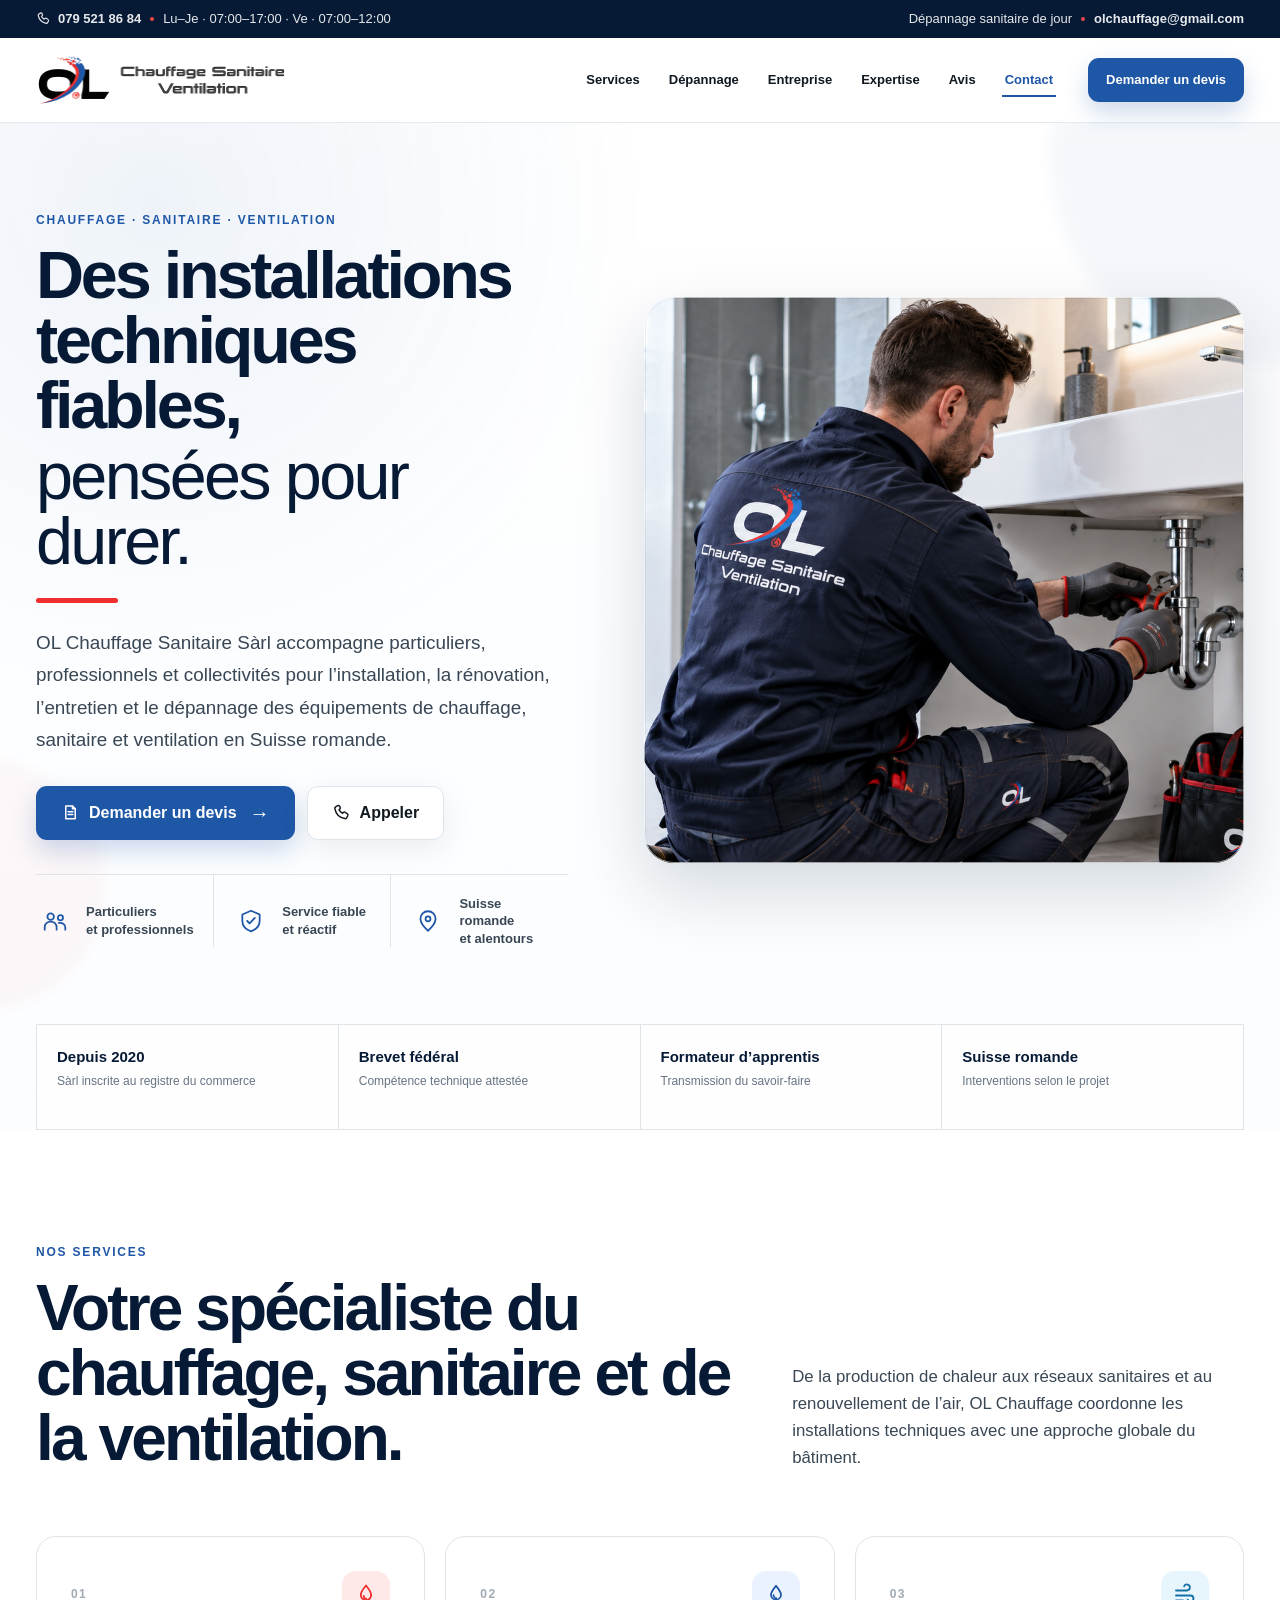
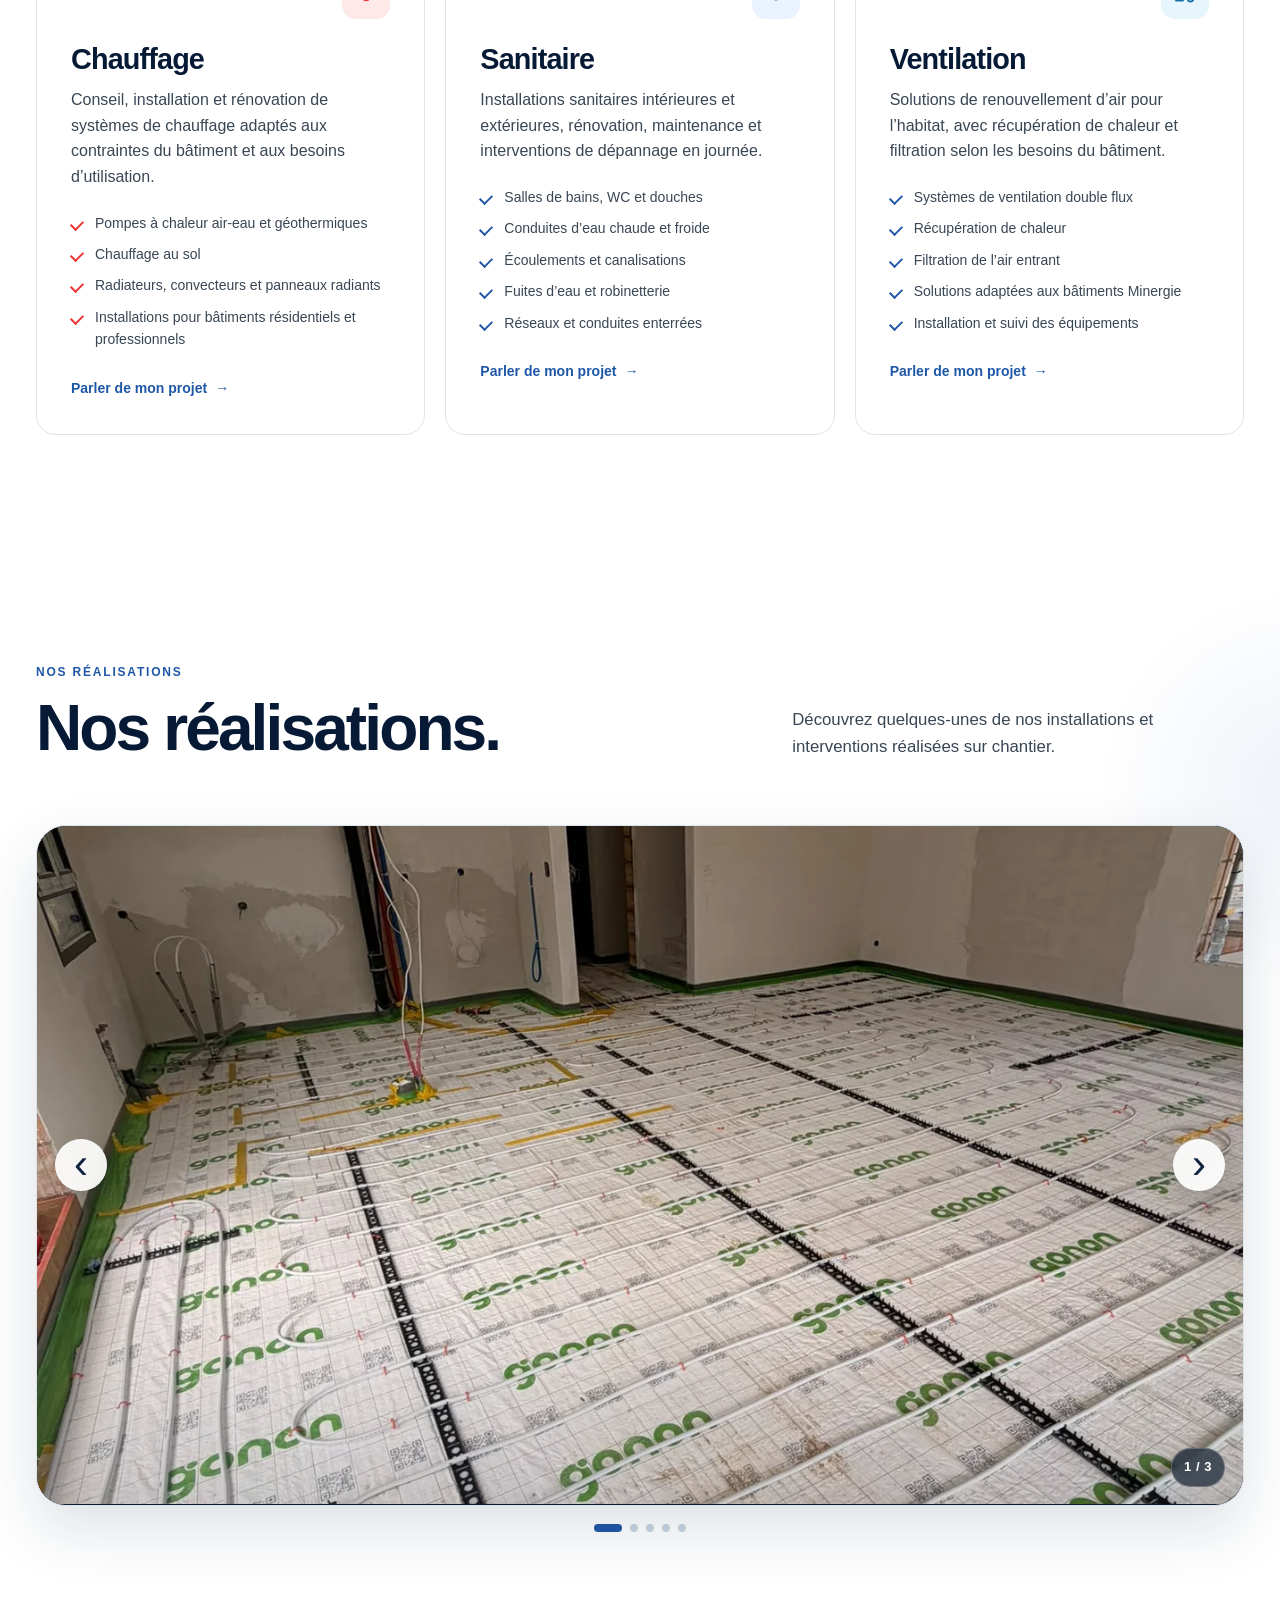
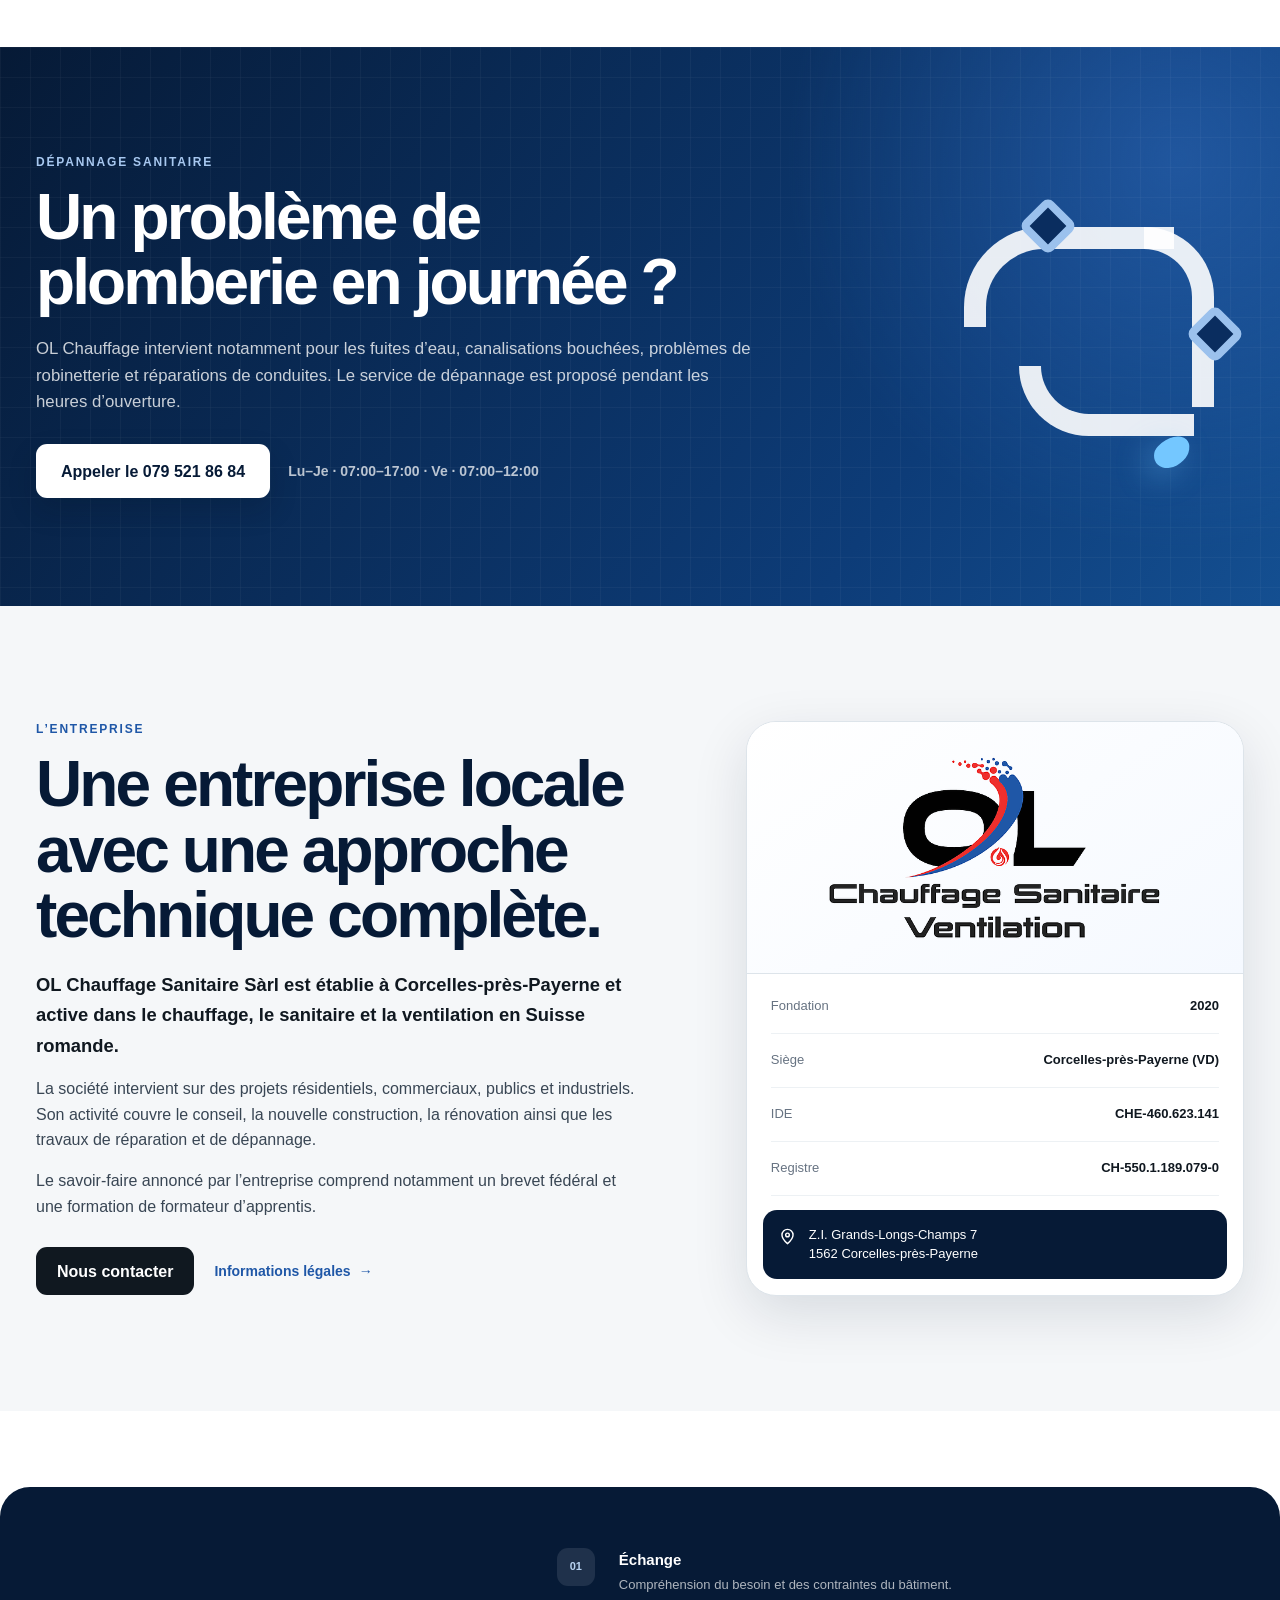
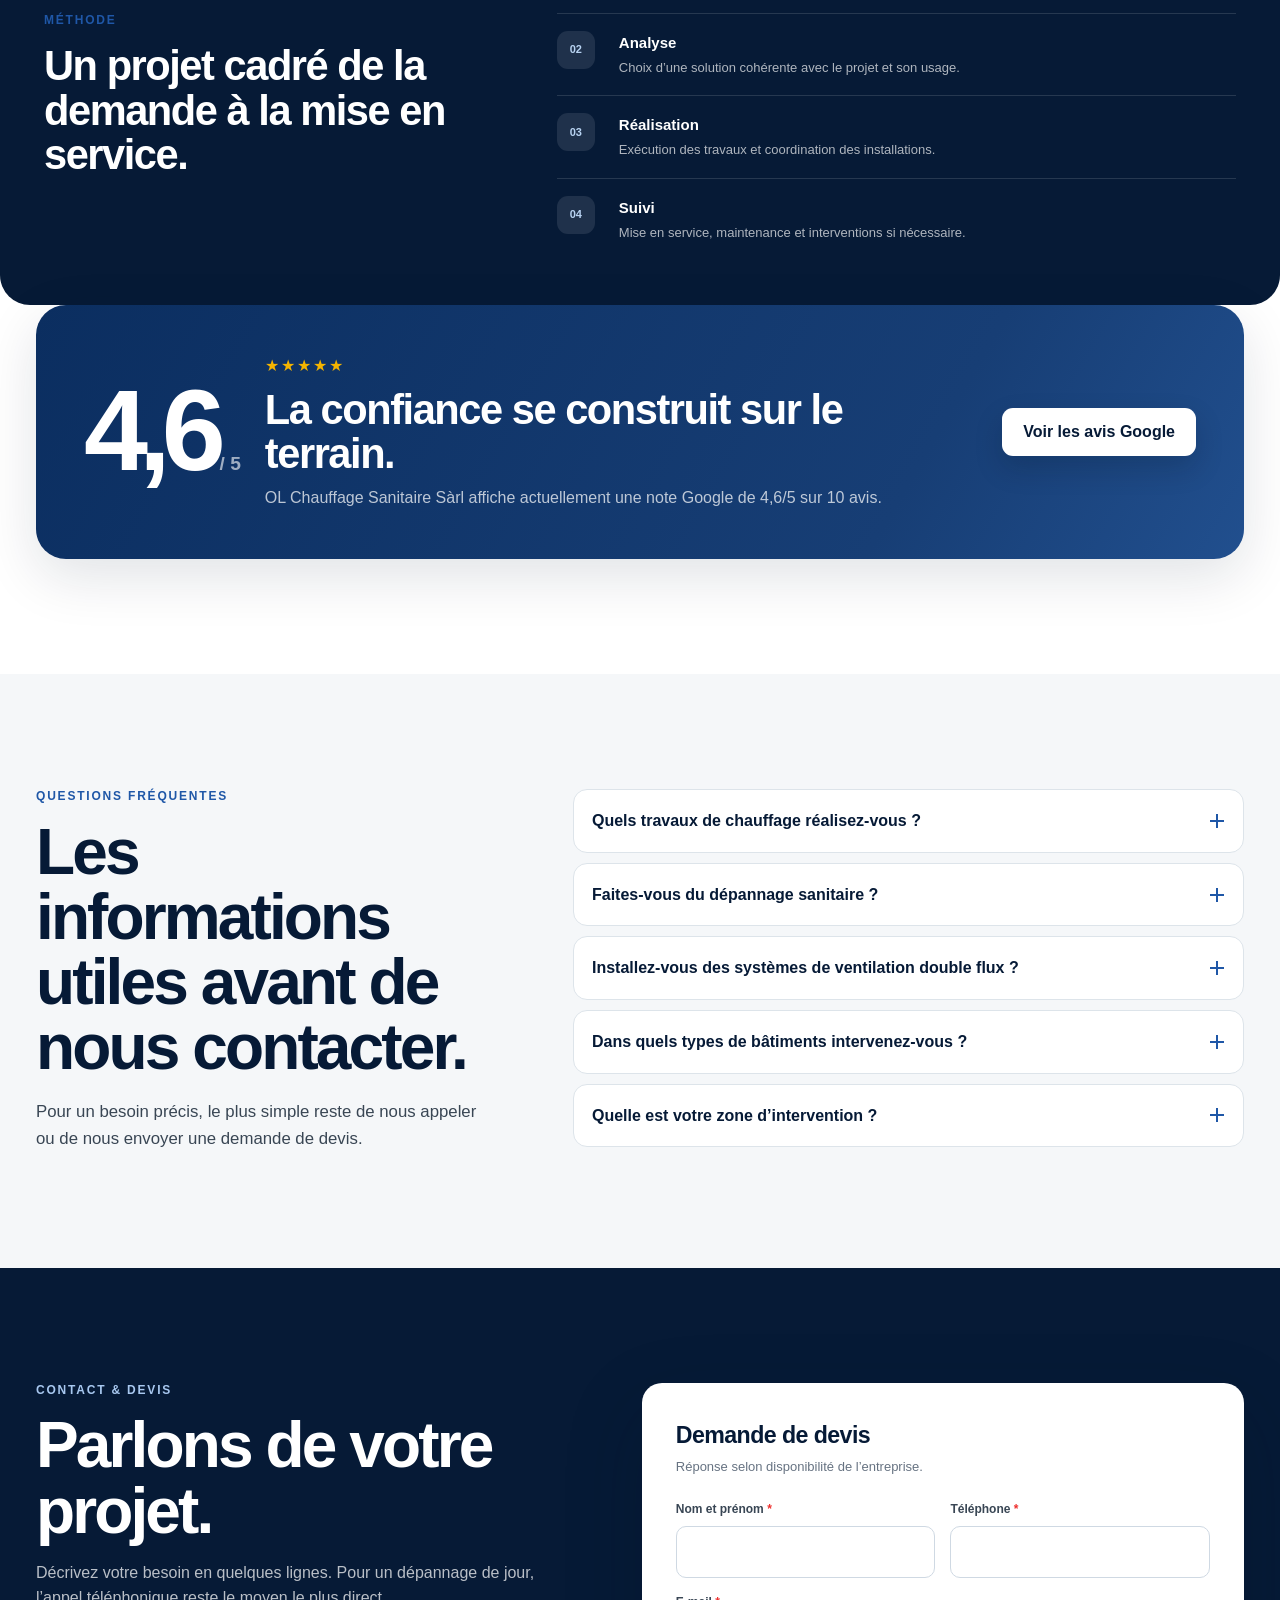
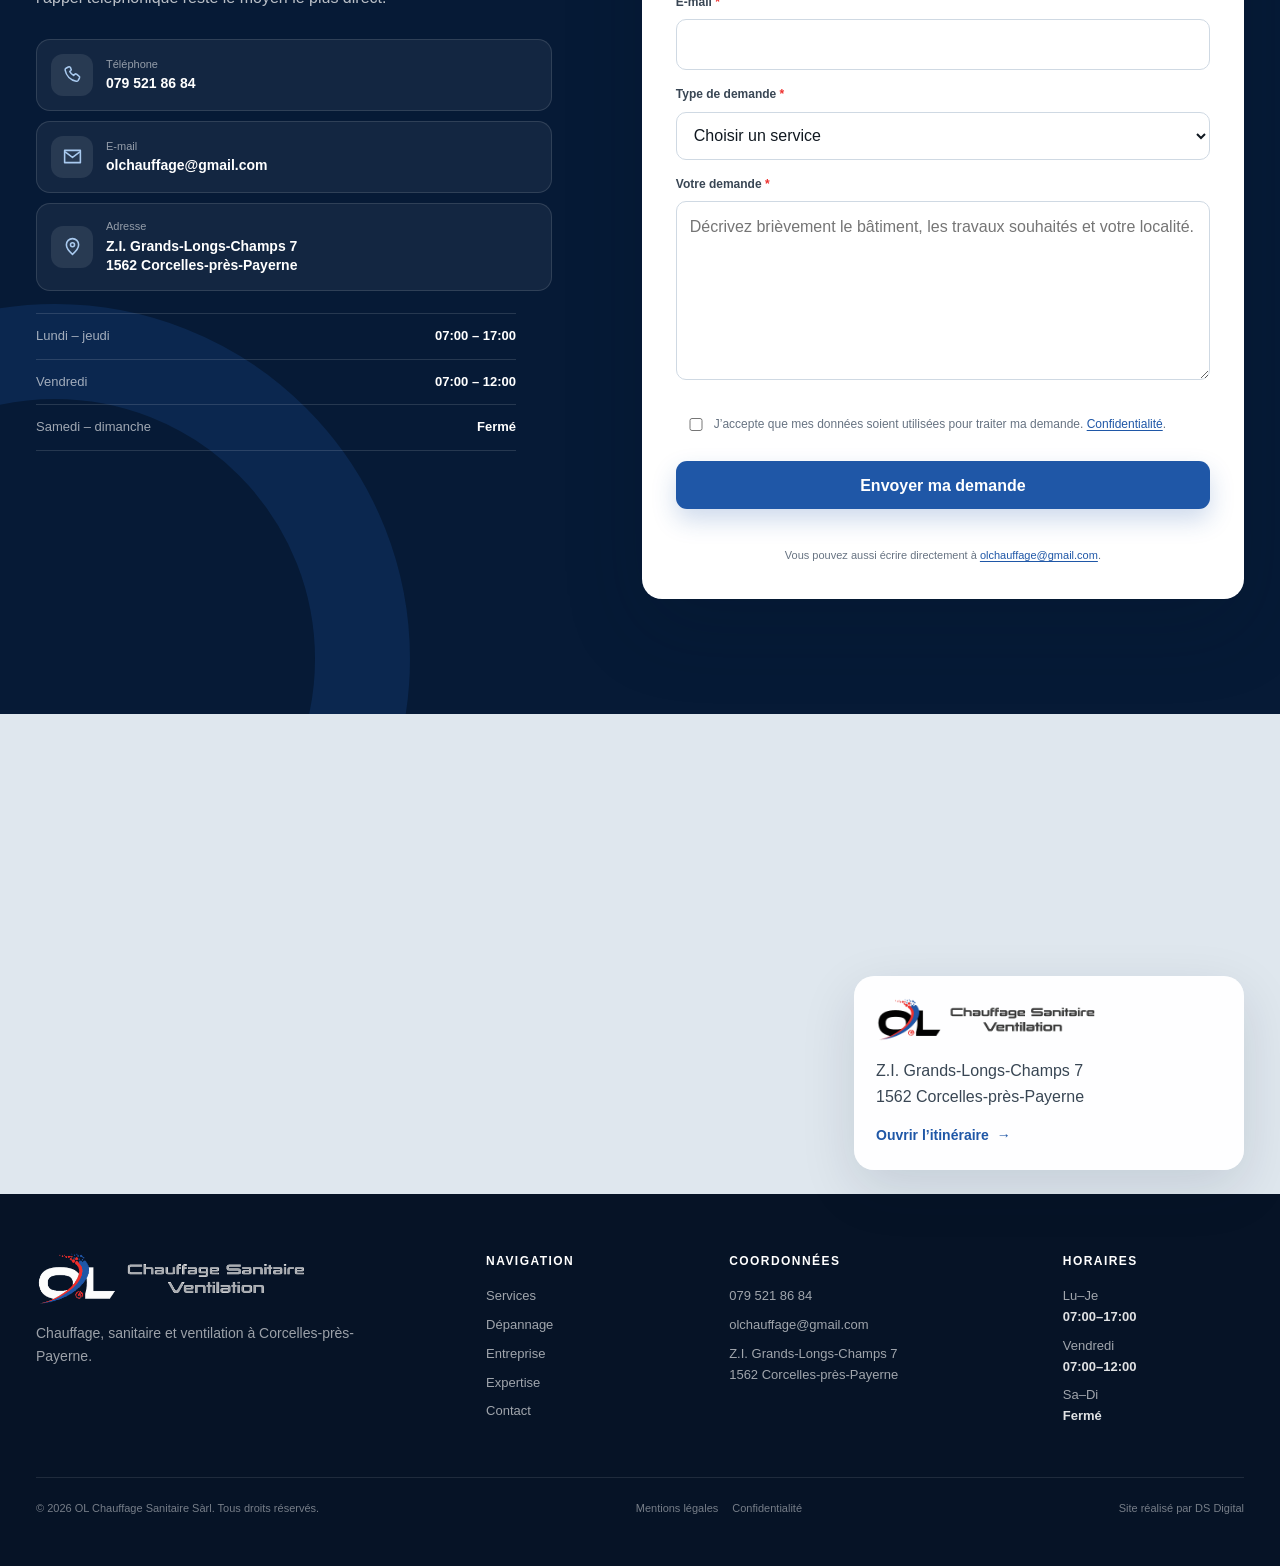
<file: index.html>
<!doctype html>
<html lang="fr-CH">
<head>
  <meta charset="utf-8">
  <meta name="viewport" content="width=device-width, initial-scale=1">

  <title>OL Chauffage Sanitaire Sàrl | Chauffage, sanitaire & ventilation à Corcelles-près-Payerne</title>
  <meta name="description" content="OL Chauffage Sanitaire Sàrl à Corcelles-près-Payerne : chauffage, sanitaire, ventilation, pompes à chaleur, dépannage sanitaire et systèmes double flux. Demandez un devis.">
  <meta name="robots" content="index,follow,max-image-preview:large">
  <meta name="theme-color" content="#0a2d5f">
  <link rel="canonical" href="https://www.olchauffage.com/">

  <meta property="og:type" content="website">
  <meta property="og:locale" content="fr_CH">
  <meta property="og:site_name" content="OL Chauffage Sanitaire Sàrl">
  <meta property="og:title" content="OL Chauffage Sanitaire Sàrl | Chauffage, sanitaire & ventilation">
  <meta property="og:description" content="Entreprise de chauffage, sanitaire et ventilation à Corcelles-près-Payerne. Devis, installation, rénovation, entretien et dépannage de jour.">
  <meta property="og:url" content="https://www.olchauffage.com/">
  <meta property="og:image" content="https://www.olchauffage.com/assets/images/og-image.jpg">
  <meta property="og:image:width" content="1200">
  <meta property="og:image:height" content="630">
  <meta property="og:image:alt" content="OL Chauffage Sanitaire Sàrl — chauffage, sanitaire et ventilation">
  <meta name="twitter:card" content="summary_large_image">

  <link rel="icon" href="favicon.ico" sizes="any">
  <link rel="icon" type="image/png" sizes="32x32" href="favicon-32x32.png">
  <link rel="icon" type="image/png" sizes="16x16" href="favicon-16x16.png">
  <link rel="apple-touch-icon" href="apple-touch-icon.png">
  <link rel="manifest" href="site.webmanifest">

  <link rel="stylesheet" href="style.css?v=20260912-hero-folder">

  <script type="application/ld+json">
  {
    "@context": "https://schema.org",
    "@type": "HVACBusiness",
    "name": "OL Chauffage Sanitaire Sàrl",
    "legalName": "OL Chauffage et Sanitaire Sàrl",
    "url": "https://www.olchauffage.com/",
    "logo": "https://www.olchauffage.com/assets/images/logo-ol.png",
    "image": "https://www.olchauffage.com/assets/images/og-image.jpg",
    "telephone": "+41795218684",
    "email": "olchauffage@gmail.com",
    "foundingDate": "2020",
    "address": {
      "@type": "PostalAddress",
      "streetAddress": "Z.I. Grands-Longs-Champs 7",
      "postalCode": "1562",
      "addressLocality": "Corcelles-près-Payerne",
      "addressRegion": "VD",
      "addressCountry": "CH"
    },
    "areaServed": {
      "@type": "AdministrativeArea",
      "name": "Suisse romande"
    },
    "openingHoursSpecification": [
      {
        "@type": "OpeningHoursSpecification",
        "dayOfWeek": ["Monday","Tuesday","Wednesday","Thursday"],
        "opens": "07:00",
        "closes": "17:00"
      },
      {
        "@type": "OpeningHoursSpecification",
        "dayOfWeek": "Friday",
        "opens": "07:00",
        "closes": "12:00"
      }
    ],
    "knowsAbout": [
      "Chauffage",
      "Sanitaire",
      "Ventilation",
      "Pompes à chaleur",
      "Solaire thermique",
      "Chauffage au sol",
      "Ventilation double flux",
      "Dépannage sanitaire"
    ],
    "sameAs": [
      "https://www.google.com/maps/search/?api=1&query=OL+Chauffage+Sanitaire+S%C3%A0rl+Corcelles-pr%C3%A8s-Payerne"
    ]
  }
  </script>
</head>

<body>
  <a class="skip-link" href="#contenu">Aller au contenu</a>

  <div class="utility-bar" aria-label="Informations rapides">
    <div class="container utility-bar__inner">
      <div class="utility-bar__group">
        <a href="tel:+41795218684" class="utility-bar__link">
          <svg viewBox="0 0 24 24" aria-hidden="true"><path d="M7.2 3.4 4.6 4.8c-.8.5-1.2 1.4-1 2.3 1.2 6.4 6.2 11.4 12.6 12.6.9.2 1.8-.2 2.3-1l1.4-2.6c.4-.8.2-1.8-.5-2.3l-2.8-2.1c-.6-.5-1.5-.4-2.1.1l-1.3 1.2a12 12 0 0 1-4.3-4.3l1.2-1.3c.5-.6.6-1.5.1-2.1L9.5 3.9c-.5-.7-1.5-.9-2.3-.5Z"/></svg>
          079 521 86 84
        </a>
        <span class="utility-bar__dot" aria-hidden="true"></span>
        <span>Lu–Je · 07:00–17:00 · Ve · 07:00–12:00</span>
      </div>
      <div class="utility-bar__group utility-bar__group--right">
        <span>Dépannage sanitaire de jour</span>
        <span class="utility-bar__dot" aria-hidden="true"></span>
        <a class="utility-bar__link" href="mailto:olchauffage@gmail.com">olchauffage@gmail.com</a>
      </div>
    </div>
  </div>

  <header class="site-header" id="siteHeader">
    <div class="container site-header__inner">
      <a class="brand" href="#accueil" aria-label="OL Chauffage Sanitaire Sàrl — accueil">
        <img src="assets/images/logo-ol-horizontal.png" alt="OL Chauffage Sanitaire Ventilation" width="1016" height="200">
      </a>

      <nav class="main-nav" id="mainNav" aria-label="Navigation principale">
        <ul class="main-nav__list">
          <li><a class="main-nav__link" href="#services">Services</a></li>
          <li><a class="main-nav__link" href="#depannage">Dépannage</a></li>
          <li><a class="main-nav__link" href="#entreprise">Entreprise</a></li>
          <li><a class="main-nav__link" href="#expertise">Expertise</a></li>
          <li><a class="main-nav__link" href="#avis">Avis</a></li>
          <li><a class="main-nav__link" href="#contact">Contact</a></li>
        </ul>
        <a class="btn btn--primary main-nav__cta" href="#contact">Demander un devis</a>
      </nav>

      <button class="menu-button" id="menuButton" type="button" aria-label="Ouvrir le menu" aria-expanded="false" aria-controls="mainNav">
        <span></span><span></span><span></span>
      </button>
    </div>
  </header>
  <div class="menu-overlay" id="menuOverlay" hidden></div>

  <main id="contenu">
    <section class="hero" id="accueil">
      <div class="hero__glow hero__glow--blue" aria-hidden="true"></div>
      <div class="hero__glow hero__glow--red" aria-hidden="true"></div>
      <div class="container hero__grid">
        <div class="hero__content reveal is-visible">
          <p class="eyebrow">Chauffage · Sanitaire · Ventilation</p>
          <h1><span>Des installations techniques fiables,</span><em>pensées pour durer.</em></h1>
          <span class="hero__accent" aria-hidden="true"></span>
          <p class="hero__lead">
            OL Chauffage Sanitaire Sàrl accompagne particuliers, professionnels et collectivités pour l’installation, la rénovation, l’entretien et le dépannage des équipements de chauffage, sanitaire et ventilation en Suisse romande.
          </p>

          <div class="hero__actions">
            <a class="btn btn--primary btn--lg" href="#contact">
              <svg viewBox="0 0 24 24" aria-hidden="true"><path d="M6 3.8h8.5L18 7.3V20H6V3.8Z"/><path d="M14.5 3.8v3.5H18"/><path d="M9 11h6M9 14.5h6"/></svg>
              Demander un devis
              <span class="btn__arrow" aria-hidden="true">→</span>
            </a>
            <a class="btn btn--secondary btn--lg" href="tel:+41795218684">
              <svg viewBox="0 0 24 24" aria-hidden="true"><path d="M7.2 3.4 4.6 4.8c-.8.5-1.2 1.4-1 2.3 1.2 6.4 6.2 11.4 12.6 12.6.9.2 1.8-.2 2.3-1l1.4-2.6c.4-.8.2-1.8-.5-2.3l-2.8-2.1c-.6-.5-1.5-.4-2.1.1l-1.3 1.2a12 12 0 0 1-4.3-4.3l1.2-1.3c.5-.6.6-1.5.1-2.1L9.5 3.9c-.5-.7-1.5-.9-2.3-.5Z"/></svg>
              Appeler
            </a>
          </div>

          <div class="hero__benefits" aria-label="Points forts">
            <div class="hero-benefit">
              <span class="hero-benefit__icon" aria-hidden="true"><svg viewBox="0 0 24 24"><circle cx="8" cy="8" r="3"/><path d="M2.5 20v-2.2c0-3 2.4-5.3 5.5-5.3s5.5 2.3 5.5 5.3V20"/><circle cx="17" cy="9" r="2.4"/><path d="M15.5 13.8c3.2-.6 6 1.3 6 4.2V20"/></svg></span>
              <span>Particuliers<br>et professionnels</span>
            </div>
            <div class="hero-benefit">
              <span class="hero-benefit__icon" aria-hidden="true"><svg viewBox="0 0 24 24"><path d="M12 2.5 20 6v5.7c0 4.6-3 8-8 9.8-5-1.8-8-5.2-8-9.8V6l8-3.5Z"/><path d="m8.5 12 2.2 2.2 4.8-5"/></svg></span>
              <span>Service fiable<br>et réactif</span>
            </div>
            <div class="hero-benefit">
              <span class="hero-benefit__icon" aria-hidden="true"><svg viewBox="0 0 24 24"><path d="M12 21s7-6.2 7-11a7 7 0 1 0-14 0c0 4.8 7 11 7 11Z"/><circle cx="12" cy="10" r="2.3"/></svg></span>
              <span>Suisse romande<br>et alentours</span>
            </div>
          </div>
        </div>

        <div class="hero-visual reveal is-visible">
          <figure class="hero-visual__photo">
            <img id="heroDynamicPhoto" src="photo-hero/01-hero-ol-technicien.png" alt="Technicien OL Chauffage intervenant sur une installation de chauffage" width="790" height="745" fetchpriority="high">
          </figure>
        </div>
      </div>

      <div class="container trust-strip reveal">
        <div class="trust-strip__item">
          <strong>Depuis 2020</strong>
          <span>Sàrl inscrite au registre du commerce</span>
        </div>
        <div class="trust-strip__item">
          <strong>Brevet fédéral</strong>
          <span>Compétence technique attestée</span>
        </div>
        <div class="trust-strip__item">
          <strong>Formateur d’apprentis</strong>
          <span>Transmission du savoir-faire</span>
        </div>
        <div class="trust-strip__item">
          <strong>Suisse romande</strong>
          <span>Interventions selon le projet</span>
        </div>
      </div>
    </section>

    <section class="section services" id="services">
      <div class="container">
        <header class="section-head section-head--split reveal">
          <div>
            <p class="eyebrow">Nos services</p>
            <h2>Votre spécialiste du chauffage, sanitaire et de la ventilation.</h2>
          </div>
          <p>De la production de chaleur aux réseaux sanitaires et au renouvellement de l’air, OL Chauffage coordonne les installations techniques avec une approche globale du bâtiment.</p>
        </header>

        <div class="service-grid">
          <article class="service-card service-card--heat reveal">
            <div class="service-card__top">
              <span class="service-card__number">01</span>
              <span class="service-card__icon" aria-hidden="true">
                <svg viewBox="0 0 24 24"><path d="M12 2.5c3.4 4.1 5.2 7 5.2 9.6A5.2 5.2 0 0 1 6.8 12c0-2.6 1.8-5.5 5.2-9.5Z"/><path d="M9.8 13a2.5 2.5 0 0 0 2.4 2.7"/></svg>
              </span>
            </div>
            <h3>Chauffage</h3>
            <p>Conseil, installation et rénovation de systèmes de chauffage adaptés aux contraintes du bâtiment et aux besoins d’utilisation.</p>
            <ul class="check-list">
              <li>Pompes à chaleur air-eau et géothermiques</li>
              <li>Chauffage au sol</li>
              <li>Radiateurs, convecteurs et panneaux radiants</li>
              <li>Installations pour bâtiments résidentiels et professionnels</li>
            </ul>
            <a class="text-link js-service-link" href="#contact" data-service="Chauffage">Parler de mon projet <span aria-hidden="true">→</span></a>
          </article>

          <article class="service-card service-card--water reveal">
            <div class="service-card__top">
              <span class="service-card__number">02</span>
              <span class="service-card__icon" aria-hidden="true">
                <svg viewBox="0 0 24 24"><path d="M12 2.8c3.1 3.7 5 6.5 5 8.9a5 5 0 0 1-10 0c0-2.4 1.9-5.2 5-8.9Z"/><path d="M9.6 12.2a2.7 2.7 0 0 0 2.6 3"/></svg>
              </span>
            </div>
            <h3>Sanitaire</h3>
            <p>Installations sanitaires intérieures et extérieures, rénovation, maintenance et interventions de dépannage en journée.</p>
            <ul class="check-list">
              <li>Salles de bains, WC et douches</li>
              <li>Conduites d’eau chaude et froide</li>
              <li>Écoulements et canalisations</li>
              <li>Fuites d’eau et robinetterie</li>
              <li>Réseaux et conduites enterrées</li>
            </ul>
            <a class="text-link js-service-link" href="#contact" data-service="Sanitaire">Parler de mon projet <span aria-hidden="true">→</span></a>
          </article>

          <article class="service-card service-card--air reveal">
            <div class="service-card__top">
              <span class="service-card__number">03</span>
              <span class="service-card__icon" aria-hidden="true">
                <svg viewBox="0 0 24 24"><path d="M3 7.5h10.8a3 3 0 1 0-2.7-4.2"/><path d="M3 12.5h14.5a3 3 0 1 1-2.8 4.1"/><path d="M3 17.5h7"/></svg>
              </span>
            </div>
            <h3>Ventilation</h3>
            <p>Solutions de renouvellement d’air pour l’habitat, avec récupération de chaleur et filtration selon les besoins du bâtiment.</p>
            <ul class="check-list">
              <li>Systèmes de ventilation double flux</li>
              <li>Récupération de chaleur</li>
              <li>Filtration de l’air entrant</li>
              <li>Solutions adaptées aux bâtiments Minergie</li>
              <li>Installation et suivi des équipements</li>
            </ul>
            <a class="text-link js-service-link" href="#contact" data-service="Ventilation">Parler de mon projet <span aria-hidden="true">→</span></a>
          </article>
        </div>
      </div>
    </section>

    <section class="section field-gallery" id="terrain" aria-labelledby="terrain-title">
      <div class="container">
        <header class="section-head section-head--split field-gallery__head reveal">
          <div>
            <p class="eyebrow">Nos réalisations</p>
            <h2 id="terrain-title">Nos réalisations.</h2>
          </div>
          <p>Découvrez quelques-unes de nos installations et interventions réalisées sur chantier.</p>
        </header>

        <div class="field-slider reveal" id="fieldSlider" aria-roledescription="carrousel" aria-label="Nos réalisations">
          <div class="field-slider__viewport">
            <div class="field-slider__track">
              <figure class="field-slider__slide" data-slide="2" aria-hidden="true">
                <img src="photos-realisations/03-chauffage-au-sol.webp" alt="Installation de chauffage au sol sur un chantier" width="1152" height="1536" loading="lazy" decoding="async">
              </figure>
              <figure class="field-slider__slide" data-slide="3" aria-hidden="true">
                <img src="photos-realisations/04-installation-sanitaire.webp" alt="Installation sanitaire encastrée avec bâti-support et raccordements" width="1152" height="1536" loading="lazy" decoding="async">
              </figure>
              <figure class="field-slider__slide" data-slide="4" aria-hidden="true">
                <img src="photos-realisations/05-raccordements-sanitaire.webp" alt="Raccordements sanitaires préparés dans une construction neuve" width="1152" height="1536" loading="lazy" decoding="async">
              </figure>
            </div>

            <button class="field-slider__arrow field-slider__arrow--prev" type="button" aria-label="Réalisation précédente">
              <span aria-hidden="true">‹</span>
            </button>
            <button class="field-slider__arrow field-slider__arrow--next" type="button" aria-label="Réalisation suivante">
              <span aria-hidden="true">›</span>
            </button>

            <div class="field-slider__counter" aria-live="polite"><span id="fieldSliderCurrent">1</span> / <span id="fieldSliderTotal">5</span></div>
          </div>

          <div class="field-slider__dots" role="tablist" aria-label="Choisir une réalisation">
            <button class="field-slider__dot is-active" type="button" role="tab" aria-selected="true" aria-label="Voir la réalisation 1" data-slide-to="0"></button>
            <button class="field-slider__dot" type="button" role="tab" aria-selected="false" aria-label="Voir la réalisation 2" data-slide-to="1"></button>
            <button class="field-slider__dot" type="button" role="tab" aria-selected="false" aria-label="Voir la réalisation 3" data-slide-to="2"></button>
            <button class="field-slider__dot" type="button" role="tab" aria-selected="false" aria-label="Voir la réalisation 4" data-slide-to="3"></button>
            <button class="field-slider__dot" type="button" role="tab" aria-selected="false" aria-label="Voir la réalisation 5" data-slide-to="4"></button>
          </div>
        </div>
      </div>
    </section>

    <section class="emergency" id="depannage">
      <div class="container emergency__grid">
        <div class="emergency__content reveal">
          <p class="eyebrow eyebrow--light">Dépannage sanitaire</p>
          <h2>Un problème de plomberie en journée&nbsp;?</h2>
          <p>OL Chauffage intervient notamment pour les fuites d’eau, canalisations bouchées, problèmes de robinetterie et réparations de conduites. Le service de dépannage est proposé pendant les heures d’ouverture.</p>
          <div class="emergency__actions">
            <a class="btn btn--white btn--lg" href="tel:+41795218684">Appeler le 079 521 86 84</a>
            <span>Lu–Je · 07:00–17:00 · Ve · 07:00–12:00</span>
          </div>
        </div>
        <div class="emergency__visual reveal" aria-hidden="true">
          <div class="pipe-diagram">
            <span class="pipe pipe--a"></span>
            <span class="pipe pipe--b"></span>
            <span class="pipe pipe--c"></span>
            <span class="pipe-joint pipe-joint--1"></span>
            <span class="pipe-joint pipe-joint--2"></span>
            <span class="water-drop"></span>
          </div>
        </div>
      </div>
    </section>

    <section class="section about" id="entreprise">
      <div class="container about__grid">
        <div class="about__content reveal">
          <p class="eyebrow">L’entreprise</p>
          <h2>Une entreprise locale avec une approche technique complète.</h2>
          <p class="lead">OL Chauffage Sanitaire Sàrl est établie à Corcelles-près-Payerne et active dans le chauffage, le sanitaire et la ventilation en Suisse romande.</p>
          <p>La société intervient sur des projets résidentiels, commerciaux, publics et industriels. Son activité couvre le conseil, la nouvelle construction, la rénovation ainsi que les travaux de réparation et de dépannage.</p>
          <p>Le savoir-faire annoncé par l’entreprise comprend notamment un brevet fédéral et une formation de formateur d’apprentis.</p>
          <div class="about__actions">
            <a class="btn btn--dark" href="#contact">Nous contacter</a>
            <a class="text-link" href="mentions-legales.html">Informations légales <span aria-hidden="true">→</span></a>
          </div>
        </div>

        <aside class="company-card reveal" aria-label="Informations sur l'entreprise">
          <div class="company-card__logo">
            <img src="assets/images/logo-ol.png" alt="OL Chauffage Sanitaire Ventilation" width="577" height="320" loading="lazy">
          </div>
          <dl class="company-card__facts">
            <div><dt>Fondation</dt><dd>2020</dd></div>
            <div><dt>Siège</dt><dd>Corcelles-près-Payerne (VD)</dd></div>
            <div><dt>IDE</dt><dd>CHE-460.623.141</dd></div>
            <div><dt>Registre</dt><dd>CH-550.1.189.079-0</dd></div>
          </dl>
          <a class="company-card__address" href="https://www.google.com/maps/search/?api=1&query=Z.I.+Grands-Longs-Champs+7,+1562+Corcelles-pr%C3%A8s-Payerne" target="_blank" rel="noopener">
            <svg viewBox="0 0 24 24" aria-hidden="true"><path d="M12 21s7-6.2 7-11a7 7 0 1 0-14 0c0 4.8 7 11 7 11Z"/><circle cx="12" cy="10" r="2.3"/></svg>
            <span>Z.I. Grands-Longs-Champs 7<br>1562 Corcelles-près-Payerne</span>
          </a>
        </aside>
      </div>
    </section>

        <div class="process reveal">
          <div class="process__intro">
            <p class="eyebrow">Méthode</p>
            <h3>Un projet cadré de la demande à la mise en service.</h3>
          </div>
          <ol class="process__steps">
            <li><span>01</span><div><strong>Échange</strong><p>Compréhension du besoin et des contraintes du bâtiment.</p></div></li>
            <li><span>02</span><div><strong>Analyse</strong><p>Choix d’une solution cohérente avec le projet et son usage.</p></div></li>
            <li><span>03</span><div><strong>Réalisation</strong><p>Exécution des travaux et coordination des installations.</p></div></li>
            <li><span>04</span><div><strong>Suivi</strong><p>Mise en service, maintenance et interventions si nécessaire.</p></div></li>
          </ol>
        </div>
      </div>
    </section>

    <section class="section review-section" id="avis">
      <div class="container review-panel reveal">
        <div class="review-panel__score" aria-label="Note Google de 4,6 sur 5">
          <span class="review-panel__number">4,6</span>
          <span class="review-panel__outof">/ 5</span>
        </div>
        <div class="review-panel__content">
          <span class="review-panel__stars" aria-hidden="true">★★★★★</span>
          <h2>La confiance se construit sur le terrain.</h2>
          <p>OL Chauffage Sanitaire Sàrl affiche actuellement une note Google de 4,6/5 sur 10 avis.</p>
        </div>
        <a class="btn btn--white" href="https://www.google.com/maps/search/?api=1&query=OL+Chauffage+Sanitaire+S%C3%A0rl+Corcelles-pr%C3%A8s-Payerne" target="_blank" rel="noopener">Voir les avis Google</a>
      </div>
    </section>

    <section class="section faq" id="faq">
      <div class="container faq__grid">
        <header class="section-head faq__head reveal">
          <p class="eyebrow">Questions fréquentes</p>
          <h2>Les informations utiles avant de nous contacter.</h2>
          <p>Pour un besoin précis, le plus simple reste de nous appeler ou de nous envoyer une demande de devis.</p>
        </header>

        <div class="faq__list reveal">
          <details>
            <summary>Quels travaux de chauffage réalisez-vous&nbsp;?</summary>
            <p>L’entreprise propose notamment des pompes à chaleur air-eau ou géothermiques, ainsi que différents systèmes de distribution de chaleur comme le chauffage au sol et les radiateurs.</p>
          </details>
          <details>
            <summary>Faites-vous du dépannage sanitaire&nbsp;?</summary>
            <p>Oui. OL Chauffage indique intervenir pour les fuites d’eau, canalisations bouchées, problèmes de robinetterie et réparations de conduites, principalement en journée pendant les horaires d’ouverture.</p>
          </details>
          <details>
            <summary>Installez-vous des systèmes de ventilation double flux&nbsp;?</summary>
            <p>Oui. L’entreprise propose des systèmes double flux avec récupération de chaleur, notamment pour des bâtiments répondant aux exigences Minergie.</p>
          </details>
          <details>
            <summary>Dans quels types de bâtiments intervenez-vous&nbsp;?</summary>
            <p>Les domaines annoncés couvrent les bâtiments résidentiels, commerciaux, publics et les installations industrielles.</p>
          </details>
          <details>
            <summary>Quelle est votre zone d’intervention&nbsp;?</summary>
            <p>L’entreprise se présente comme active en Suisse romande. La faisabilité d’une intervention dépend du type et de la localisation du projet.</p>
          </details>
        </div>
      </div>
    </section>

    <section class="contact" id="contact">
      <div class="container contact__grid">
        <div class="contact__info reveal">
          <p class="eyebrow eyebrow--light">Contact & devis</p>
          <h2>Parlons de votre projet.</h2>
          <p>Décrivez votre besoin en quelques lignes. Pour un dépannage de jour, l’appel téléphonique reste le moyen le plus direct.</p>

          <div class="contact-cards">
            <a class="contact-card" href="tel:+41795218684">
              <span class="contact-card__icon" aria-hidden="true">
                <svg viewBox="0 0 24 24"><path d="M7.2 3.4 4.6 4.8c-.8.5-1.2 1.4-1 2.3 1.2 6.4 6.2 11.4 12.6 12.6.9.2 1.8-.2 2.3-1l1.4-2.6c.4-.8.2-1.8-.5-2.3l-2.8-2.1c-.6-.5-1.5-.4-2.1.1l-1.3 1.2a12 12 0 0 1-4.3-4.3l1.2-1.3c.5-.6.6-1.5.1-2.1L9.5 3.9c-.5-.7-1.5-.9-2.3-.5Z"/></svg>
              </span>
              <span><small>Téléphone</small><strong>079 521 86 84</strong></span>
            </a>
            <a class="contact-card" href="mailto:olchauffage@gmail.com">
              <span class="contact-card__icon" aria-hidden="true">
                <svg viewBox="0 0 24 24"><path d="M3 5h18v14H3Z"/><path d="m4 7 8 6 8-6"/></svg>
              </span>
              <span><small>E-mail</small><strong>olchauffage@gmail.com</strong></span>
            </a>
            <a class="contact-card" href="https://www.google.com/maps/search/?api=1&query=Z.I.+Grands-Longs-Champs+7,+1562+Corcelles-pr%C3%A8s-Payerne" target="_blank" rel="noopener">
              <span class="contact-card__icon" aria-hidden="true">
                <svg viewBox="0 0 24 24"><path d="M12 21s7-6.2 7-11a7 7 0 1 0-14 0c0 4.8 7 11 7 11Z"/><circle cx="12" cy="10" r="2.3"/></svg>
              </span>
              <span><small>Adresse</small><strong>Z.I. Grands-Longs-Champs 7<br>1562 Corcelles-près-Payerne</strong></span>
            </a>
          </div>

          <div class="opening-hours">
            <div><span>Lundi – jeudi</span><strong>07:00 – 17:00</strong></div>
            <div><span>Vendredi</span><strong>07:00 – 12:00</strong></div>
            <div><span>Samedi – dimanche</span><strong>Fermé</strong></div>
          </div>
        </div>

        <div class="contact__form-wrap reveal">
          <form class="contact-form" id="quoteForm" action="contact.php" method="post" novalidate>
            <div class="contact-form__header">
              <span>Demande de devis</span>
              <p>Réponse selon disponibilité de l’entreprise.</p>
            </div>

            <div class="form-grid">
              <div class="field">
                <label for="name">Nom et prénom <span aria-hidden="true">*</span></label>
                <input id="name" name="name" type="text" autocomplete="name" required maxlength="120">
              </div>
              <div class="field">
                <label for="phone">Téléphone <span aria-hidden="true">*</span></label>
                <input id="phone" name="phone" type="tel" autocomplete="tel" required maxlength="40">
              </div>
              <div class="field field--full">
                <label for="email">E-mail <span aria-hidden="true">*</span></label>
                <input id="email" name="email" type="email" autocomplete="email" required maxlength="160">
              </div>
              <div class="field field--full">
                <label for="service">Type de demande <span aria-hidden="true">*</span></label>
                <select id="service" name="service" required>
                  <option value="">Choisir un service</option>
                  <option value="Chauffage">Chauffage</option>
                  <option value="Sanitaire">Sanitaire</option>
                  <option value="Ventilation">Ventilation</option>
                  <option value="Dépannage sanitaire">Dépannage sanitaire</option>
                  <option value="Autre">Autre</option>
                </select>
              </div>
              <div class="field field--full">
                <label for="message">Votre demande <span aria-hidden="true">*</span></label>
                <textarea id="message" name="message" rows="6" required maxlength="3000" placeholder="Décrivez brièvement le bâtiment, les travaux souhaités et votre localité."></textarea>
              </div>
            </div>

            <div class="hp-field" aria-hidden="true">
              <label for="website">Ne pas remplir ce champ</label>
              <input id="website" name="website" type="text" tabindex="-1" autocomplete="off">
            </div>

            <label class="consent">
              <input type="checkbox" name="privacy" value="1" required>
              <span>J’accepte que mes données soient utilisées pour traiter ma demande. <a href="politique-confidentialite.html">Confidentialité</a>.</span>
            </label>

            <button class="btn btn--primary btn--full" type="submit" id="submitButton">Envoyer ma demande</button>
            <p class="form-status" id="formStatus" role="status" aria-live="polite"></p>
            <p class="form-note">Vous pouvez aussi écrire directement à <a href="mailto:olchauffage@gmail.com">olchauffage@gmail.com</a>.</p>
          </form>
        </div>
      </div>
    </section>

    <section class="map-section" aria-label="Localisation">
      <div class="map-section__frame">
        <iframe
          title="OL Chauffage Sanitaire Sàrl à Corcelles-près-Payerne"
          src="https://www.google.com/maps?q=Z.I.%20Grands-Longs-Champs%207,%201562%20Corcelles-pr%C3%A8s-Payerne&output=embed"
          loading="lazy"
          referrerpolicy="no-referrer-when-downgrade"
          allowfullscreen>
        </iframe>
      </div>
      <div class="container map-section__card-wrap">
        <div class="map-card reveal">
          <img src="assets/images/logo-ol-horizontal.png" alt="OL Chauffage Sanitaire Ventilation" width="1016" height="200" loading="lazy">
          <p>Z.I. Grands-Longs-Champs 7<br>1562 Corcelles-près-Payerne</p>
          <a class="text-link" href="https://www.google.com/maps/dir/?api=1&destination=Z.I.+Grands-Longs-Champs+7,+1562+Corcelles-pr%C3%A8s-Payerne" target="_blank" rel="noopener">Ouvrir l’itinéraire <span aria-hidden="true">→</span></a>
        </div>
      </div>
    </section>
  </main>

  <footer class="footer">
    <div class="container footer__grid">
      <div class="footer__brand">
        <img src="assets/images/logo-ol-horizontal-blanc.png" alt="OL Chauffage Sanitaire Ventilation" width="1016" height="200" loading="lazy">
        <p>Chauffage, sanitaire et ventilation à Corcelles-près-Payerne.</p>
      </div>

      <div class="footer__column">
        <h2>Navigation</h2>
        <a href="#services">Services</a>
        <a href="#depannage">Dépannage</a>
        <a href="#entreprise">Entreprise</a>
        <a href="#expertise">Expertise</a>
        <a href="#contact">Contact</a>
      </div>

      <div class="footer__column">
        <h2>Coordonnées</h2>
        <a href="tel:+41795218684">079 521 86 84</a>
        <a href="mailto:olchauffage@gmail.com">olchauffage@gmail.com</a>
        <p>Z.I. Grands-Longs-Champs 7<br>1562 Corcelles-près-Payerne</p>
      </div>

      <div class="footer__column">
        <h2>Horaires</h2>
        <p>Lu–Je<br><strong>07:00–17:00</strong></p>
        <p>Vendredi<br><strong>07:00–12:00</strong></p>
        <p>Sa–Di<br><strong>Fermé</strong></p>
      </div>
    </div>

    <div class="container footer__bottom">
      <p>© <span id="year">2026</span> OL Chauffage Sanitaire Sàrl. Tous droits réservés.</p>
      <div class="footer__legal">
        <a href="mentions-legales.html">Mentions légales</a>
        <a href="politique-confidentialite.html">Confidentialité</a>
      </div>
      <p class="footer__credit">Site réalisé par <a href="https://ds-digital.ch" target="_blank" rel="noopener">DS Digital</a></p>
    </div>
  </footer>

  <div class="mobile-actions" aria-label="Actions rapides">
    <a href="tel:+41795218684" class="mobile-actions__call">
      <svg viewBox="0 0 24 24" aria-hidden="true"><path d="M7.2 3.4 4.6 4.8c-.8.5-1.2 1.4-1 2.3 1.2 6.4 6.2 11.4 12.6 12.6.9.2 1.8-.2 2.3-1l1.4-2.6c.4-.8.2-1.8-.5-2.3l-2.8-2.1c-.6-.5-1.5-.4-2.1.1l-1.3 1.2a12 12 0 0 1-4.3-4.3l1.2-1.3c.5-.6.6-1.5.1-2.1L9.5 3.9c-.5-.7-1.5-.9-2.3-.5Z"/></svg>
      Appeler
    </a>
    <a href="#contact" class="mobile-actions__quote">Devis</a>
  </div>

  <script src="script.js?v=20260912-hero-folder" defer></script>
</body>
</html>
</file>
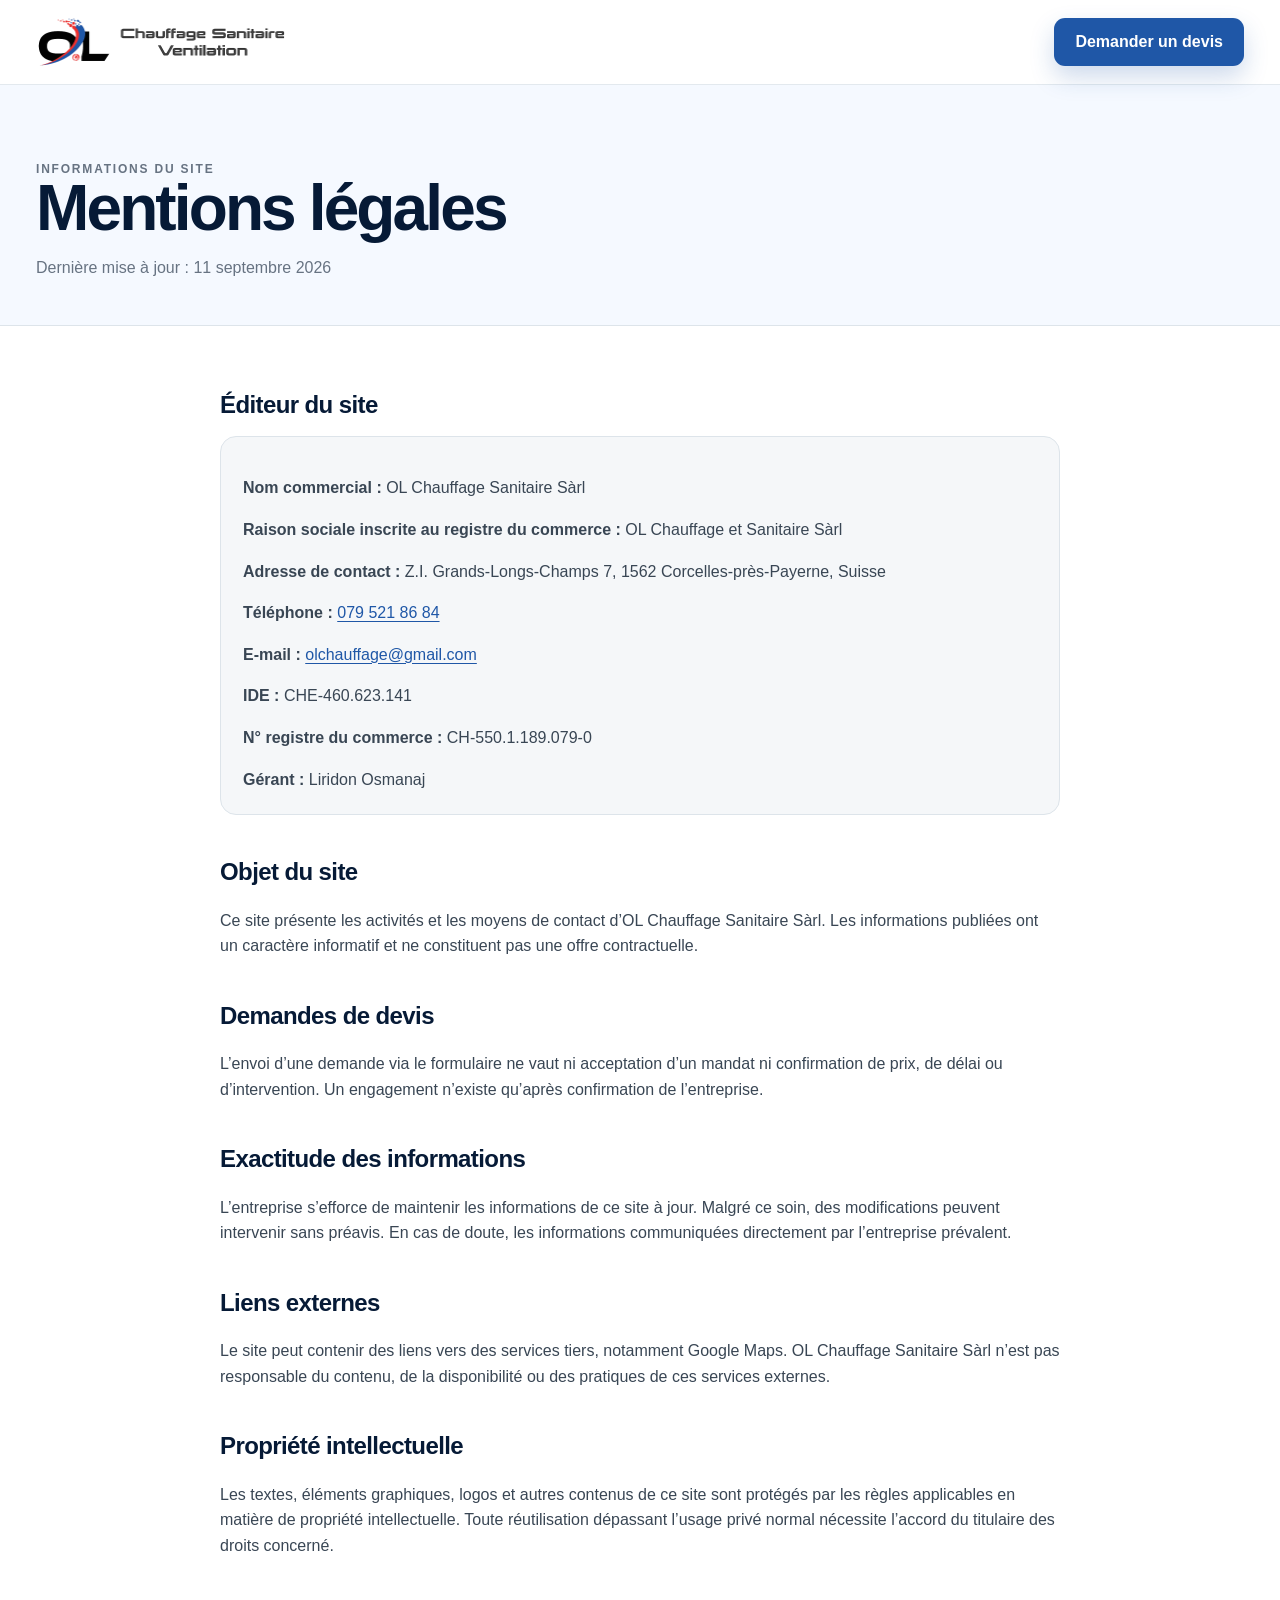
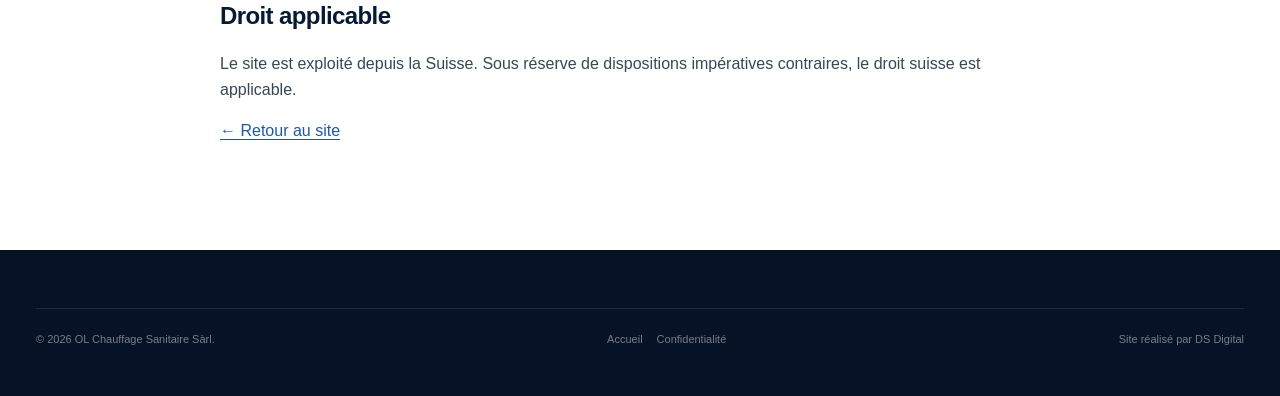
<file: mentions-legales.html>
<!doctype html>
<html lang="fr-CH">
<head>
  <meta charset="utf-8">
  <meta name="viewport" content="width=device-width, initial-scale=1">
  <title>Mentions légales | OL Chauffage Sanitaire Sàrl</title>
  <meta name="description" content="Mentions légales du site OL Chauffage Sanitaire Sàrl à Corcelles-près-Payerne.">
  <meta name="robots" content="index,follow">
  <link rel="canonical" href="https://www.olchauffage.com/mentions-legales.html">
  <link rel="icon" href="favicon.ico" sizes="any">
  <link rel="stylesheet" href="style.css">
</head>
<body>
  <a class="skip-link" href="#contenu">Aller au contenu</a>

  <header class="site-header" id="siteHeader">
    <div class="container site-header__inner">
      <a class="brand" href="index.html" aria-label="OL Chauffage Sanitaire Sàrl — accueil">
        <img src="assets/images/logo-ol-horizontal.png" alt="OL Chauffage Sanitaire Ventilation" width="1016" height="200">
      </a>
      <a class="btn btn--primary" href="index.html#contact">Demander un devis</a>
    </div>
  </header>

  <main id="contenu">
    <section class="legal-hero">
      <div class="container">
        <p class="eyebrow">Informations du site</p>
        <h1>Mentions légales</h1>
        <p>Dernière mise à jour : 11 septembre 2026</p>
      </div>
    </section>

    <section class="legal-content">
      <div class="container legal-content__inner">
        <h2>Éditeur du site</h2>
        <div class="legal-card">
          <p><strong>Nom commercial :</strong> OL Chauffage Sanitaire Sàrl</p>
          <p><strong>Raison sociale inscrite au registre du commerce :</strong> OL Chauffage et Sanitaire Sàrl</p>
          <p><strong>Adresse de contact :</strong> Z.I. Grands-Longs-Champs 7, 1562 Corcelles-près-Payerne, Suisse</p>
          <p><strong>Téléphone :</strong> <a href="tel:+41795218684">079 521 86 84</a></p>
          <p><strong>E-mail :</strong> <a href="mailto:olchauffage@gmail.com">olchauffage@gmail.com</a></p>
          <p><strong>IDE :</strong> CHE-460.623.141</p>
          <p><strong>N° registre du commerce :</strong> CH-550.1.189.079-0</p>
          <p><strong>Gérant :</strong> Liridon Osmanaj</p>
        </div>

        <h2>Objet du site</h2>
        <p>Ce site présente les activités et les moyens de contact d’OL Chauffage Sanitaire Sàrl. Les informations publiées ont un caractère informatif et ne constituent pas une offre contractuelle.</p>

        <h2>Demandes de devis</h2>
        <p>L’envoi d’une demande via le formulaire ne vaut ni acceptation d’un mandat ni confirmation de prix, de délai ou d’intervention. Un engagement n’existe qu’après confirmation de l’entreprise.</p>

        <h2>Exactitude des informations</h2>
        <p>L’entreprise s’efforce de maintenir les informations de ce site à jour. Malgré ce soin, des modifications peuvent intervenir sans préavis. En cas de doute, les informations communiquées directement par l’entreprise prévalent.</p>

        <h2>Liens externes</h2>
        <p>Le site peut contenir des liens vers des services tiers, notamment Google Maps. OL Chauffage Sanitaire Sàrl n’est pas responsable du contenu, de la disponibilité ou des pratiques de ces services externes.</p>

        <h2>Propriété intellectuelle</h2>
        <p>Les textes, éléments graphiques, logos et autres contenus de ce site sont protégés par les règles applicables en matière de propriété intellectuelle. Toute réutilisation dépassant l’usage privé normal nécessite l’accord du titulaire des droits concerné.</p>

        <h2>Droit applicable</h2>
        <p>Le site est exploité depuis la Suisse. Sous réserve de dispositions impératives contraires, le droit suisse est applicable.</p>

        <p><a href="index.html">← Retour au site</a></p>
      </div>
    </section>
  </main>

  <footer class="footer">
    <div class="container footer__bottom" style="margin-top:0">
      <p>© <span id="year">2026</span> OL Chauffage Sanitaire Sàrl.</p>
      <div class="footer__legal">
        <a href="index.html">Accueil</a>
        <a href="politique-confidentialite.html">Confidentialité</a>
      </div>
      <p class="footer__credit">Site réalisé par <a href="https://ds-digital.ch" target="_blank" rel="noopener">DS Digital</a></p>
    </div>
  </footer>

  <script src="script.js" defer></script>
</body>
</html>
</file>
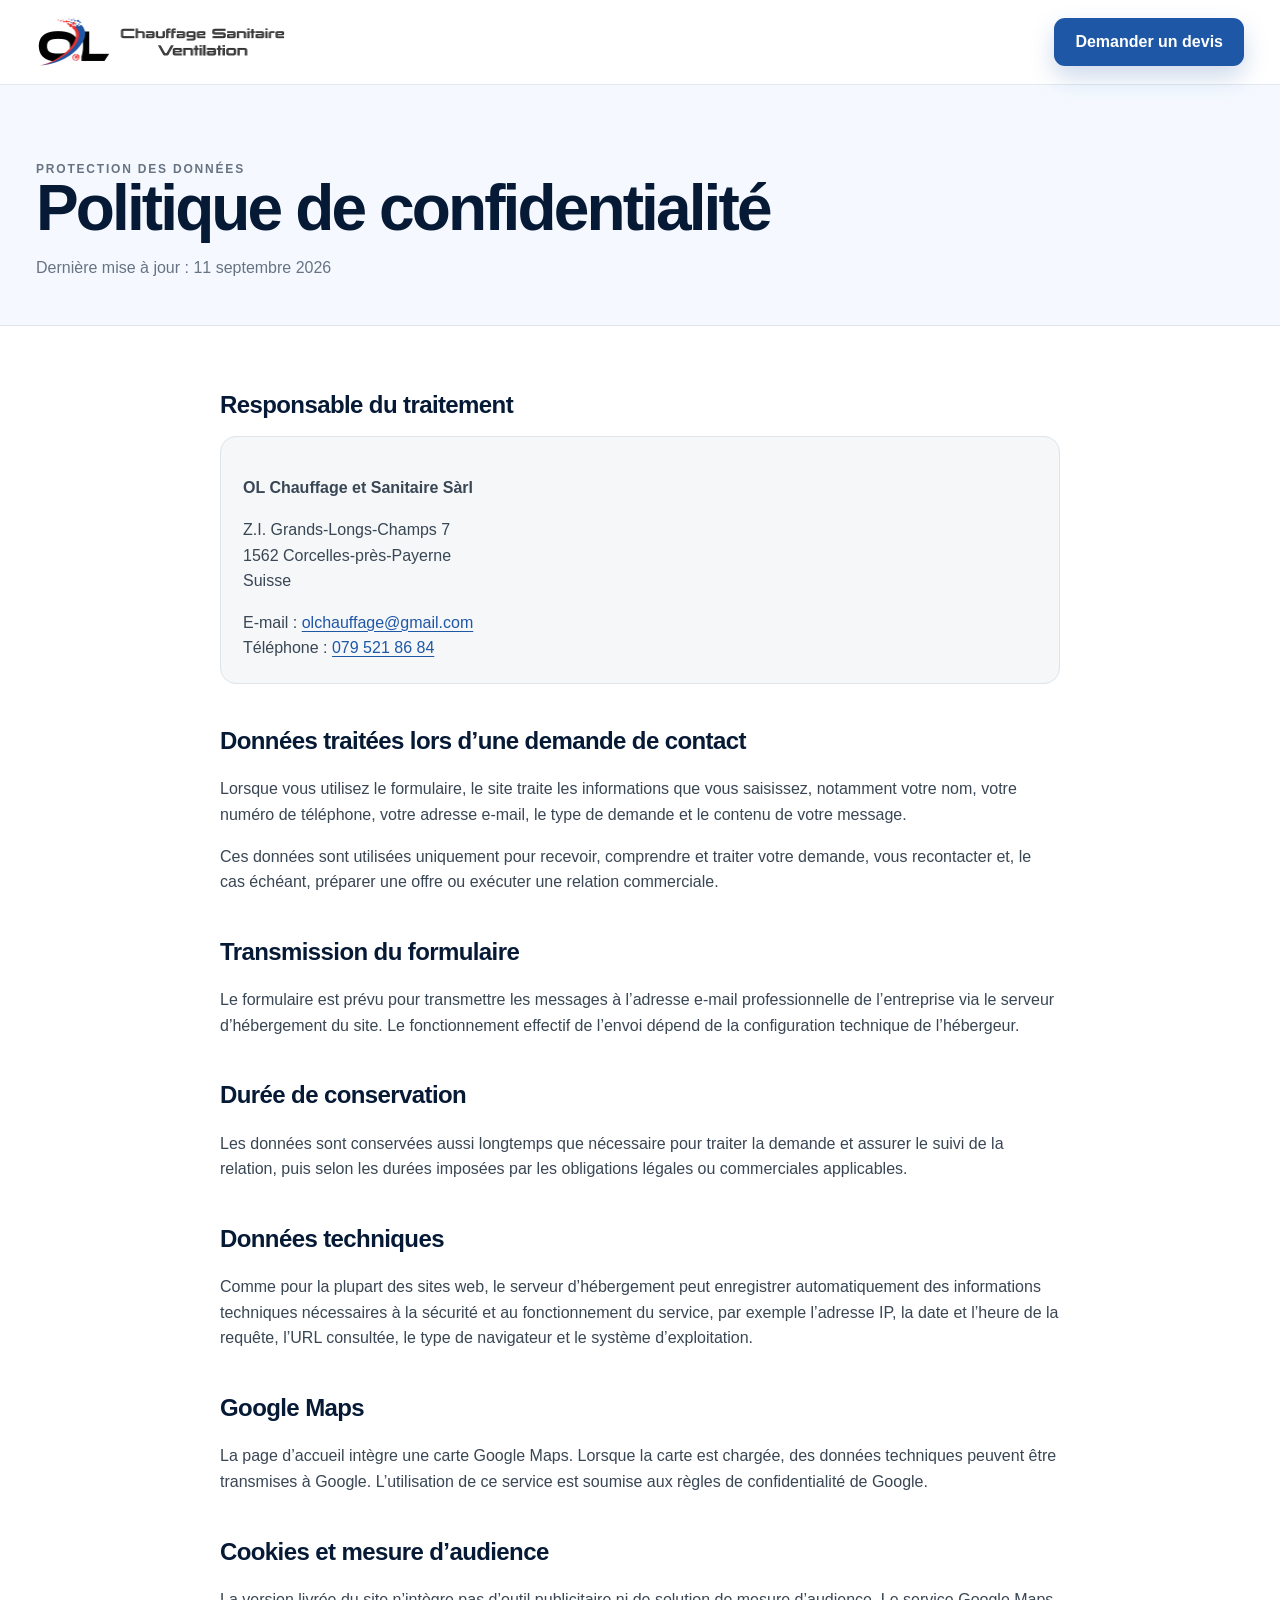
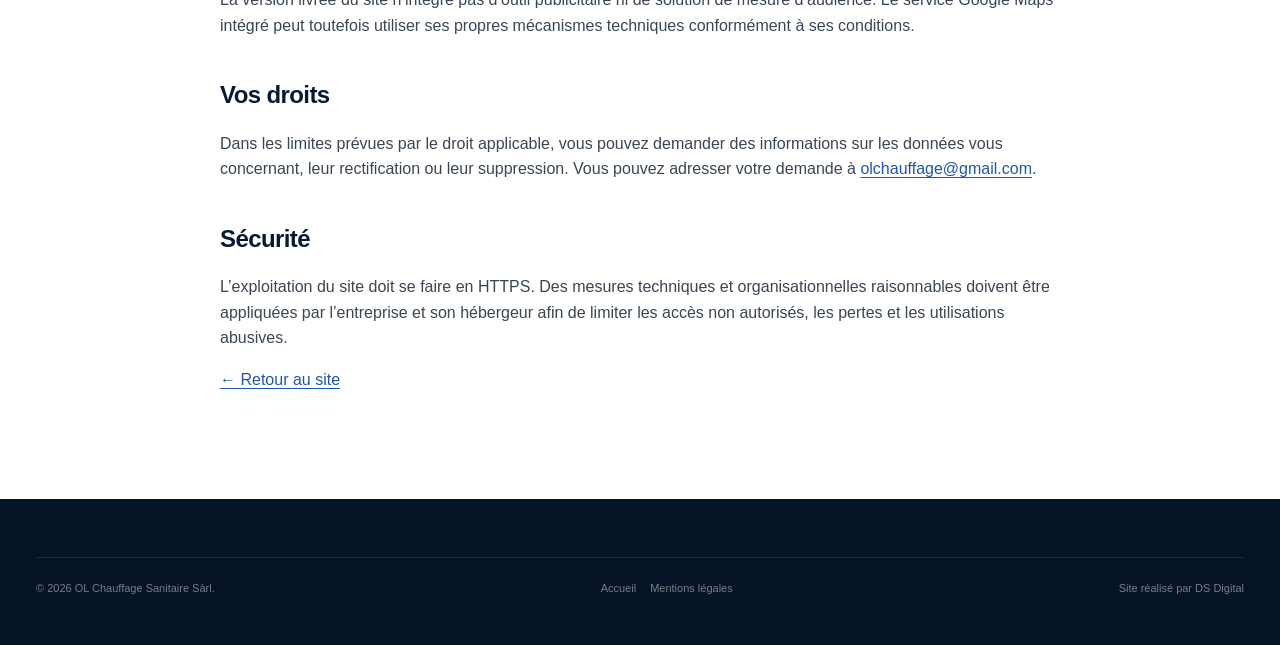
<file: politique-confidentialite.html>
<!doctype html>
<html lang="fr-CH">
<head>
  <meta charset="utf-8">
  <meta name="viewport" content="width=device-width, initial-scale=1">
  <title>Politique de confidentialité | OL Chauffage Sanitaire Sàrl</title>
  <meta name="description" content="Politique de confidentialité du site OL Chauffage Sanitaire Sàrl.">
  <meta name="robots" content="index,follow">
  <link rel="canonical" href="https://www.olchauffage.com/politique-confidentialite.html">
  <link rel="icon" href="favicon.ico" sizes="any">
  <link rel="stylesheet" href="style.css">
</head>
<body>
  <a class="skip-link" href="#contenu">Aller au contenu</a>

  <header class="site-header" id="siteHeader">
    <div class="container site-header__inner">
      <a class="brand" href="index.html" aria-label="OL Chauffage Sanitaire Sàrl — accueil">
        <img src="assets/images/logo-ol-horizontal.png" alt="OL Chauffage Sanitaire Ventilation" width="1016" height="200">
      </a>
      <a class="btn btn--primary" href="index.html#contact">Demander un devis</a>
    </div>
  </header>

  <main id="contenu">
    <section class="legal-hero">
      <div class="container">
        <p class="eyebrow">Protection des données</p>
        <h1>Politique de confidentialité</h1>
        <p>Dernière mise à jour : 11 septembre 2026</p>
      </div>
    </section>

    <section class="legal-content">
      <div class="container legal-content__inner">
        <h2>Responsable du traitement</h2>
        <div class="legal-card">
          <p><strong>OL Chauffage et Sanitaire Sàrl</strong></p>
          <p>Z.I. Grands-Longs-Champs 7<br>1562 Corcelles-près-Payerne<br>Suisse</p>
          <p>E-mail : <a href="mailto:olchauffage@gmail.com">olchauffage@gmail.com</a><br>Téléphone : <a href="tel:+41795218684">079 521 86 84</a></p>
        </div>

        <h2>Données traitées lors d’une demande de contact</h2>
        <p>Lorsque vous utilisez le formulaire, le site traite les informations que vous saisissez, notamment votre nom, votre numéro de téléphone, votre adresse e-mail, le type de demande et le contenu de votre message.</p>
        <p>Ces données sont utilisées uniquement pour recevoir, comprendre et traiter votre demande, vous recontacter et, le cas échéant, préparer une offre ou exécuter une relation commerciale.</p>

        <h2>Transmission du formulaire</h2>
        <p>Le formulaire est prévu pour transmettre les messages à l’adresse e-mail professionnelle de l’entreprise via le serveur d’hébergement du site. Le fonctionnement effectif de l’envoi dépend de la configuration technique de l’hébergeur.</p>

        <h2>Durée de conservation</h2>
        <p>Les données sont conservées aussi longtemps que nécessaire pour traiter la demande et assurer le suivi de la relation, puis selon les durées imposées par les obligations légales ou commerciales applicables.</p>

        <h2>Données techniques</h2>
        <p>Comme pour la plupart des sites web, le serveur d’hébergement peut enregistrer automatiquement des informations techniques nécessaires à la sécurité et au fonctionnement du service, par exemple l’adresse IP, la date et l’heure de la requête, l’URL consultée, le type de navigateur et le système d’exploitation.</p>

        <h2>Google Maps</h2>
        <p>La page d’accueil intègre une carte Google Maps. Lorsque la carte est chargée, des données techniques peuvent être transmises à Google. L’utilisation de ce service est soumise aux règles de confidentialité de Google.</p>

        <h2>Cookies et mesure d’audience</h2>
        <p>La version livrée du site n’intègre pas d’outil publicitaire ni de solution de mesure d’audience. Le service Google Maps intégré peut toutefois utiliser ses propres mécanismes techniques conformément à ses conditions.</p>

        <h2>Vos droits</h2>
        <p>Dans les limites prévues par le droit applicable, vous pouvez demander des informations sur les données vous concernant, leur rectification ou leur suppression. Vous pouvez adresser votre demande à <a href="mailto:olchauffage@gmail.com">olchauffage@gmail.com</a>.</p>

        <h2>Sécurité</h2>
        <p>L’exploitation du site doit se faire en HTTPS. Des mesures techniques et organisationnelles raisonnables doivent être appliquées par l’entreprise et son hébergeur afin de limiter les accès non autorisés, les pertes et les utilisations abusives.</p>

        <p><a href="index.html">← Retour au site</a></p>
      </div>
    </section>
  </main>

  <footer class="footer">
    <div class="container footer__bottom" style="margin-top:0">
      <p>© <span id="year">2026</span> OL Chauffage Sanitaire Sàrl.</p>
      <div class="footer__legal">
        <a href="index.html">Accueil</a>
        <a href="mentions-legales.html">Mentions légales</a>
      </div>
      <p class="footer__credit">Site réalisé par <a href="https://ds-digital.ch" target="_blank" rel="noopener">DS Digital</a></p>
    </div>
  </footer>

  <script src="script.js" defer></script>
</body>
</html>
</file>
<file: style.css>
/* ============================================================
   OL Chauffage Sanitaire Sàrl
   Refonte premium — mobile first, sans framework
   ============================================================ */

:root {
  --blue-950: #061a36;
  --blue-900: #0a2d5f;
  --blue-800: #123e79;
  --blue-700: #1f57a7;
  --blue-600: #2b68bb;
  --blue-100: #eaf2ff;
  --blue-50: #f5f9ff;
  --red-700: #c91f22;
  --red-600: #ee2f2d;
  --red-500: #f34845;
  --red-100: #ffe9e8;
  --ink: #101820;
  --ink-soft: #394654;
  --muted: #677382;
  --line: #dde4ea;
  --line-soft: #edf1f4;
  --surface: #ffffff;
  --surface-soft: #f5f7f9;
  --surface-blue: #f1f6fc;
  --success: #147a45;
  --danger: #b42318;
  --shadow-sm: 0 8px 30px rgba(12, 34, 58, .08);
  --shadow-md: 0 18px 55px rgba(8, 28, 50, .12);
  --shadow-lg: 0 28px 80px rgba(4, 20, 38, .18);
  --radius-sm: 12px;
  --radius-md: 20px;
  --radius-lg: 30px;
  --radius-xl: 42px;
  --container: 1240px;
  --gutter: clamp(18px, 4vw, 36px);
  --section: clamp(78px, 9vw, 132px);
  --header-h: 78px;
  --ease: cubic-bezier(.2,.8,.2,1);
  --transition: 280ms var(--ease);
  --font: Inter, ui-sans-serif, -apple-system, BlinkMacSystemFont, "Segoe UI", Roboto, Helvetica, Arial, sans-serif;
}

* { box-sizing: border-box; }
html { scroll-behavior: smooth; scroll-padding-top: 96px; }
body {
  margin: 0;
  min-width: 320px;
  background: var(--surface);
  color: var(--ink);
  font-family: var(--font);
  font-size: 16px;
  line-height: 1.6;
  -webkit-font-smoothing: antialiased;
  text-rendering: optimizeLegibility;
  overflow-x: hidden;
}
body.menu-open { overflow: hidden; }
img, svg { display: block; max-width: 100%; }
a { color: inherit; text-decoration: none; }
button, input, select, textarea { font: inherit; }
button, a { -webkit-tap-highlight-color: transparent; }
::selection { background: var(--blue-100); color: var(--blue-950); }

.container {
  width: min(100% - (var(--gutter) * 2), var(--container));
  margin-inline: auto;
}

.skip-link {
  position: fixed;
  top: 12px;
  left: 12px;
  z-index: 9999;
  padding: 10px 14px;
  border-radius: 8px;
  color: #fff;
  background: var(--ink);
  transform: translateY(-160%);
  transition: transform 180ms ease;
}
.skip-link:focus { transform: translateY(0); }

:focus-visible {
  outline: 3px solid rgba(31,87,167,.28);
  outline-offset: 4px;
}

.utility-bar {
  background: var(--blue-950);
  color: rgba(255,255,255,.9);
  font-size: 13px;
  position: relative;
  z-index: 130;
}
.utility-bar__inner {
  min-height: 38px;
  display: flex;
  align-items: center;
  justify-content: center;
}
.utility-bar__group { display: flex; align-items: center; gap: 9px; }
.utility-bar__group--right { display: none; }
.utility-bar__link { display: inline-flex; align-items: center; gap: 7px; font-weight: 700; }
.utility-bar__link:hover { color: #fff; }
.utility-bar__link svg { width: 15px; height: 15px; fill: none; stroke: currentColor; stroke-width: 1.9; stroke-linecap: round; stroke-linejoin: round; }
.utility-bar__dot { width: 4px; height: 4px; background: var(--red-500); border-radius: 50%; }

.site-header {
  position: sticky;
  top: 0;
  z-index: 120;
  background: rgba(255,255,255,.94);
  border-bottom: 1px solid rgba(221,228,234,.8);
  backdrop-filter: blur(16px) saturate(160%);
  transition: box-shadow var(--transition), transform var(--transition), background var(--transition);
}
.site-header.is-scrolled { box-shadow: 0 10px 35px rgba(7,26,48,.08); background: rgba(255,255,255,.98); }
.site-header__inner {
  min-height: var(--header-h);
  display: flex;
  align-items: center;
  justify-content: space-between;
  gap: 24px;
}
.brand { display: inline-flex; align-items: center; flex: 0 0 auto; }
.brand img { width: min(54vw, 235px); height: auto; }

.main-nav {
  position: fixed;
  inset: calc(38px + var(--header-h)) 0 auto 0;
  max-height: calc(100dvh - 38px - var(--header-h));
  overflow-y: auto;
  background: #fff;
  border-top: 1px solid var(--line-soft);
  padding: 18px var(--gutter) 28px;
  transform: translateY(-12px);
  opacity: 0;
  visibility: hidden;
  transition: opacity var(--transition), transform var(--transition), visibility var(--transition);
  z-index: 121;
}
.main-nav.is-open { opacity: 1; visibility: visible; transform: translateY(0); box-shadow: var(--shadow-md); }
.main-nav__list { list-style: none; margin: 0 0 18px; padding: 0; display: grid; }
.main-nav__link {
  display: block;
  padding: 13px 2px;
  border-bottom: 1px solid var(--line-soft);
  font-weight: 700;
  color: var(--ink);
}
.main-nav__link:hover, .main-nav__link.is-active { color: var(--blue-700); }
.main-nav__cta { width: 100%; }
.menu-button {
  width: 46px;
  height: 46px;
  display: inline-grid;
  place-content: center;
  gap: 5px;
  border: 1px solid var(--line);
  border-radius: 12px;
  background: #fff;
  cursor: pointer;
  position: relative;
  z-index: 124;
}
.menu-button span { width: 21px; height: 2px; background: var(--ink); border-radius: 99px; transition: transform var(--transition), opacity var(--transition); }
.menu-button[aria-expanded="true"] span:nth-child(1) { transform: translateY(7px) rotate(45deg); }
.menu-button[aria-expanded="true"] span:nth-child(2) { opacity: 0; }
.menu-button[aria-expanded="true"] span:nth-child(3) { transform: translateY(-7px) rotate(-45deg); }
.menu-overlay { position: fixed; inset: 0; background: rgba(4,17,33,.48); z-index: 110; opacity: 0; transition: opacity var(--transition); }
.menu-overlay.is-visible { opacity: 1; }

.btn {
  min-height: 48px;
  padding: 12px 20px;
  border: 1px solid transparent;
  border-radius: 11px;
  display: inline-flex;
  align-items: center;
  justify-content: center;
  gap: 9px;
  font-weight: 800;
  line-height: 1.2;
  cursor: pointer;
  transition: transform var(--transition), box-shadow var(--transition), background var(--transition), color var(--transition), border-color var(--transition);
}
.btn:hover { transform: translateY(-2px); }
.btn:active { transform: translateY(0); }
.btn svg { width: 19px; height: 19px; fill: none; stroke: currentColor; stroke-width: 1.9; stroke-linecap: round; stroke-linejoin: round; }
.btn--primary { background: var(--blue-700); color: #fff; box-shadow: 0 11px 24px rgba(31,87,167,.22); }
.btn--primary:hover { background: var(--blue-800); box-shadow: 0 15px 34px rgba(31,87,167,.28); }
.btn--secondary { background: #fff; color: var(--ink); border-color: var(--line); box-shadow: var(--shadow-sm); }
.btn--secondary:hover { border-color: #c7d3de; background: var(--surface-soft); }
.btn--dark { background: var(--ink); color: #fff; }
.btn--dark:hover { background: #000; }
.btn--white { background: #fff; color: var(--blue-950); box-shadow: 0 12px 28px rgba(3,15,29,.18); }
.btn--white:hover { background: #f5f8fb; }
.btn--lg { min-height: 54px; padding-inline: 24px; }
.btn--full { width: 100%; }

.eyebrow {
  margin: 0 0 16px;
  color: var(--blue-700);
  font-size: 12px;
  line-height: 1.2;
  font-weight: 900;
  letter-spacing: .15em;
  text-transform: uppercase;
}
.eyebrow--light { color: #a8c8f0; }

.hero {
  position: relative;
  overflow: hidden;
  padding: clamp(58px, 7vw, 92px) 0 0;
  background:
    radial-gradient(circle at 12% 8%, rgba(31,87,167,.07), transparent 34%),
    linear-gradient(180deg, #fff 0%, #fbfdff 100%);
}
.hero__glow { position: absolute; border-radius: 50%; filter: blur(8px); pointer-events: none; opacity: .42; }
.hero__glow--blue { width: 420px; height: 420px; background: rgba(31,87,167,.10); right: -190px; top: -180px; }
.hero__glow--red { width: 250px; height: 250px; background: rgba(238,47,45,.08); left: -145px; bottom: 120px; }
.hero__grid { display: grid; gap: 44px; align-items: center; position: relative; z-index: 2; }
.hero h1 {
  margin: 0;
  max-width: 760px;
  color: var(--blue-950);
  font-size: clamp(2.55rem, 7.4vw, 4.65rem);
  line-height: .98;
  letter-spacing: -.048em;
}
.hero h1 span,
.hero h1 em { display: block; }
.hero h1 span { font-weight: 850; }
.hero h1 em {
  margin-top: .08em;
  font-style: normal;
  font-weight: 500;
  letter-spacing: -.04em;
}
.hero__accent {
  display: block;
  width: 82px;
  height: 5px;
  margin-top: 24px;
  border-radius: 99px;
  background: var(--red-600);
}
.hero__lead { margin: 24px 0 0; max-width: 730px; color: var(--ink-soft); font-size: clamp(1.02rem, 2vw, 1.18rem); line-height: 1.7; }
.hero__actions { margin-top: 30px; display: flex; flex-wrap: wrap; gap: 12px; }
.hero__actions .btn { flex: 1 1 180px; }
.hero__proof { margin-top: 26px; display: flex; flex-wrap: wrap; align-items: center; gap: 12px 18px; }
.rating-chip {
  display: inline-flex;
  align-items: center;
  gap: 10px;
  padding: 9px 12px;
  border: 1px solid var(--line);
  background: #fff;
  border-radius: 999px;
  box-shadow: var(--shadow-sm);
  font-size: 14px;
}
.rating-chip:hover { border-color: #c4d1de; }
.rating-chip__stars { color: #f4b400; letter-spacing: 1px; font-size: 13px; }
.hero__proof-text { color: var(--muted); font-size: 14px; font-weight: 700; }

.hero__benefits {
  margin-top: 34px;
  display: grid;
  grid-template-columns: repeat(3, minmax(0,1fr));
  border-top: 1px solid var(--line);
}
.hero-benefit {
  min-width: 0;
  display: flex;
  align-items: center;
  gap: 12px;
  padding: 20px 16px 0 0;
  color: var(--ink-soft);
  font-size: 13px;
  line-height: 1.35;
  font-weight: 700;
}
.hero-benefit + .hero-benefit {
  padding-left: 18px;
  border-left: 1px solid var(--line);
}
.hero-benefit__icon {
  width: 38px;
  height: 38px;
  flex: 0 0 38px;
  display: grid;
  place-items: center;
  color: var(--blue-700);
}
.hero-benefit__icon svg {
  width: 26px;
  height: 26px;
  fill: none;
  stroke: currentColor;
  stroke-width: 1.65;
  stroke-linecap: round;
  stroke-linejoin: round;
}
.btn__arrow { margin-left: 4px; font-size: 1.25em; line-height: 1; }

.hero-visual {
  min-width: 0;
  align-self: stretch;
  display: flex;
  align-items: center;
}
.hero-visual__photo {
  position: relative;
  width: 100%;
  margin: 0;
  border-radius: 30px;
  overflow: hidden;
  background: #eef3f8;
  box-shadow: 0 28px 70px rgba(8, 29, 53, .16);
}
.hero-visual__photo::after {
  content: "";
  position: absolute;
  inset: 0;
  pointer-events: none;
  border: 1px solid rgba(255,255,255,.58);
  border-radius: inherit;
  box-shadow: inset 0 0 0 1px rgba(8,29,53,.05);
}
.hero-visual__photo img {
  display: block;
  width: 100%;
  height: auto;
  aspect-ratio: 790 / 745;
  object-fit: cover;
}

.trust-strip {
  margin-top: clamp(50px, 6vw, 78px);
  display: grid;
  grid-template-columns: repeat(2, 1fr);
  border-top: 1px solid var(--line);
  border-left: 1px solid var(--line);
  background: rgba(255,255,255,.75);
}
.trust-strip__item { min-height: 104px; padding: 20px; border-right: 1px solid var(--line); border-bottom: 1px solid var(--line); }
.trust-strip__item strong { display: block; color: var(--blue-950); font-size: 15px; }
.trust-strip__item span { display: block; margin-top: 4px; color: var(--muted); font-size: 12px; line-height: 1.45; }

.section { padding-block: var(--section); }
.section-head { max-width: 760px; margin-bottom: clamp(38px, 6vw, 64px); }
.section-head h2, .about h2, .emergency h2, .contact h2 {
  margin: 0;
  color: var(--blue-950);
  font-size: clamp(2.15rem, 6.5vw, 4rem);
  line-height: 1.02;
  letter-spacing: -.045em;
  font-weight: 850;
}
.section-head > p:last-child { color: var(--ink-soft); margin: 18px 0 0; max-width: 650px; font-size: 1.05rem; }
.section-head--split { max-width: none; display: grid; gap: 22px; }
.section-head--split > p { margin: 0; align-self: end; }

.services { background: var(--surface); }
.service-grid { display: grid; gap: 18px; }
.service-card {
  position: relative;
  min-height: 100%;
  padding: clamp(24px, 4vw, 34px);
  border: 1px solid var(--line);
  border-radius: var(--radius-md);
  background: #fff;
  overflow: hidden;
  transition: transform var(--transition), box-shadow var(--transition), border-color var(--transition);
}
.service-card::before {
  content: "";
  position: absolute;
  inset: 0 0 auto 0;
  height: 4px;
  background: var(--blue-700);
  transform: scaleX(0);
  transform-origin: left;
  transition: transform var(--transition);
}
.service-card--heat::before { background: var(--red-600); }
.service-card--air::before { background: #1670a8; }
.service-card:hover { transform: translateY(-5px); box-shadow: var(--shadow-md); border-color: #cbd7e2; }
.service-card:hover::before { transform: scaleX(1); }
.service-card__top { display: flex; align-items: center; justify-content: space-between; }
.service-card__number { color: #a0aab4; font-size: 12px; font-weight: 900; letter-spacing: .12em; }
.service-card__icon { width: 48px; height: 48px; border-radius: 14px; display: grid; place-items: center; }
.service-card__icon svg { width: 24px; height: 24px; fill: none; stroke: currentColor; stroke-width: 1.8; stroke-linecap: round; stroke-linejoin: round; }
.service-card--heat .service-card__icon { background: var(--red-100); color: var(--red-600); }
.service-card--water .service-card__icon { background: var(--blue-100); color: var(--blue-700); }
.service-card--air .service-card__icon { background: #e7f6fc; color: #1670a8; }
.service-card h3 { margin: 25px 0 12px; font-size: 1.8rem; line-height: 1.1; letter-spacing: -.03em; color: var(--blue-950); }
.service-card > p { margin: 0; color: var(--ink-soft); }
.check-list { list-style: none; padding: 0; margin: 22px 0 24px; display: grid; gap: 9px; }
.check-list li { position: relative; padding-left: 24px; color: var(--ink-soft); font-size: 14px; }
.check-list li::before { content: ""; position: absolute; left: 0; top: .58em; width: 10px; height: 6px; border-left: 2px solid var(--blue-700); border-bottom: 2px solid var(--blue-700); transform: rotate(-45deg); }
.service-card--heat .check-list li::before { border-color: var(--red-600); }
.text-link { display: inline-flex; align-items: center; gap: 8px; color: var(--blue-700); font-weight: 850; font-size: 14px; }
.text-link span { transition: transform var(--transition); }
.text-link:hover span { transform: translateX(4px); }

/* Nos réalisations — slider */
.field-gallery {
  position: relative;
  overflow: hidden;
  background: #fff;
}
.field-gallery::before {
  content: "";
  position: absolute;
  width: 420px;
  height: 420px;
  right: -230px;
  top: 30px;
  border-radius: 50%;
  background: radial-gradient(circle, rgba(31,87,167,.08), rgba(31,87,167,0) 68%);
  pointer-events: none;
}
.field-gallery__head { position: relative; z-index: 1; }

.field-slider {
  position: relative;
  z-index: 1;
  margin-top: 8px;
}
.field-slider__viewport {
  position: relative;
  overflow: hidden;
  border: 1px solid var(--line);
  border-radius: clamp(20px, 3vw, 30px);
  background: #0d1c30;
  box-shadow: 0 24px 60px rgba(12, 39, 73, .14);
  touch-action: pan-y;
}
.field-slider__track {
  display: flex;
  transition: transform .62s cubic-bezier(.22,.72,.26,1);
  will-change: transform;
}
.field-slider__slide {
  position: relative;
  flex: 0 0 100%;
  margin: 0;
  aspect-ratio: 16 / 9;
  overflow: hidden;
  background: #0d1c30;
}
.field-slider__slide img {
  display: block;
  width: 100%;
  height: 100%;
  object-fit: cover;
  object-position: center;
  user-select: none;
  -webkit-user-drag: none;
}
.field-slider__slide::after {
  content: "";
  position: absolute;
  inset: 0;
  background: linear-gradient(180deg, transparent 66%, rgba(5, 17, 32, .18));
  pointer-events: none;
}
.field-slider__arrow {
  position: absolute;
  top: 50%;
  z-index: 3;
  display: grid;
  place-items: center;
  width: 52px;
  height: 52px;
  padding: 0;
  border: 1px solid rgba(255,255,255,.35);
  border-radius: 999px;
  color: #10233f;
  background: rgba(255,255,255,.92);
  box-shadow: 0 10px 28px rgba(4, 16, 31, .18);
  cursor: pointer;
  transform: translateY(-50%);
  transition: transform var(--transition), background var(--transition), box-shadow var(--transition);
  backdrop-filter: blur(10px);
}
.field-slider__arrow span {
  display: block;
  font-size: 42px;
  line-height: .8;
  transform: translateY(-2px);
}
.field-slider__arrow:hover {
  background: #fff;
  box-shadow: 0 14px 34px rgba(4, 16, 31, .24);
}
.field-slider__arrow:active { transform: translateY(-50%) scale(.95); }
.field-slider__arrow--prev { left: 18px; }
.field-slider__arrow--next { right: 18px; }
.field-slider__counter {
  position: absolute;
  right: 18px;
  bottom: 18px;
  z-index: 3;
  padding: 8px 12px;
  border: 1px solid rgba(255,255,255,.22);
  border-radius: 999px;
  color: #fff;
  background: rgba(5, 19, 36, .64);
  font-size: 13px;
  font-weight: 800;
  letter-spacing: .04em;
  backdrop-filter: blur(10px);
}
.field-slider__dots {
  display: flex;
  justify-content: center;
  align-items: center;
  gap: 8px;
  margin-top: 18px;
}
.field-slider__dot {
  width: 8px;
  height: 8px;
  padding: 0;
  border: 0;
  border-radius: 999px;
  background: #cbd5e2;
  cursor: pointer;
  transition: width .28s ease, background .28s ease, transform .28s ease;
}
.field-slider__dot:hover { transform: scale(1.2); }
.field-slider__dot.is-active {
  width: 28px;
  background: var(--blue-700);
}
.field-slider__dot:focus-visible,
.field-slider__arrow:focus-visible {
  outline: 3px solid rgba(31,87,167,.35);
  outline-offset: 3px;
}

.emergency {
  position: relative;
  overflow: hidden;
  padding-block: clamp(70px, 9vw, 108px);
  color: #fff;
  background:
    radial-gradient(circle at 92% 20%, rgba(47,106,187,.55), transparent 31%),
    linear-gradient(125deg, var(--blue-950), #0d3c78 72%, #144f91);
}
.emergency::before { content: ""; position: absolute; inset: 0; opacity: .12; background-image: linear-gradient(rgba(255,255,255,.3) 1px, transparent 1px), linear-gradient(90deg, rgba(255,255,255,.3) 1px, transparent 1px); background-size: 30px 30px; }
.emergency__grid { position: relative; z-index: 1; display: grid; gap: 44px; align-items: center; }
.emergency h2 { color: #fff; max-width: 720px; }
.emergency__content > p:not(.eyebrow) { margin: 20px 0 0; max-width: 720px; color: rgba(255,255,255,.78); font-size: 1.05rem; }
.emergency__actions { margin-top: 28px; display: flex; flex-wrap: wrap; align-items: center; gap: 14px 18px; }
.emergency__actions span { color: rgba(255,255,255,.72); font-size: 14px; font-weight: 750; }
.emergency__visual { display: none; }
.pipe-diagram { position: relative; width: 330px; height: 290px; margin-left: auto; }
.pipe { position: absolute; display: block; border: 22px solid rgba(255,255,255,.9); }
.pipe--a { width: 210px; height: 100px; border-right: 0; border-bottom: 0; border-radius: 80px 0 0 0; left: 50px; top: 46px; }
.pipe--b { width: 70px; height: 180px; border-left: 0; border-bottom: 0; border-radius: 0 70px 0 0; right: 30px; top: 46px; }
.pipe--c { width: 175px; height: 70px; border-top: 0; border-right: 0; border-radius: 0 0 0 70px; left: 105px; bottom: 35px; }
.pipe-joint { position: absolute; width: 42px; height: 42px; border: 8px solid #9bc1ed; border-radius: 8px; background: var(--blue-900); }
.pipe-joint--1 { left: 113px; top: 24px; transform: rotate(45deg); }
.pipe-joint--2 { right: 8px; top: 132px; transform: rotate(45deg); }
.water-drop { position: absolute; width: 28px; height: 38px; right: 58px; bottom: 0; background: #74c7ff; border-radius: 55% 45% 55% 45% / 65% 45% 55% 35%; transform: rotate(45deg); box-shadow: 0 12px 30px rgba(116,199,255,.35); }

.about { background: var(--surface-soft); }
.about__grid { display: grid; gap: 44px; align-items: center; }
.about .lead { margin: 22px 0 0; color: var(--ink); font-size: 1.15rem; font-weight: 650; line-height: 1.65; }
.about__content > p:not(.eyebrow):not(.lead) { color: var(--ink-soft); margin: 15px 0 0; }
.about__actions { margin-top: 28px; display: flex; flex-wrap: wrap; align-items: center; gap: 16px 20px; }
.company-card { border-radius: var(--radius-lg); background: #fff; border: 1px solid var(--line); box-shadow: var(--shadow-md); overflow: hidden; }
.company-card__logo { min-height: 240px; display: grid; place-items: center; padding: 32px; background: linear-gradient(145deg, #fff, var(--blue-50)); border-bottom: 1px solid var(--line); }
.company-card__logo img { width: min(78%, 360px); height: auto; }
.company-card__facts { margin: 0; padding: 6px 24px; }
.company-card__facts > div { display: flex; justify-content: space-between; gap: 20px; padding: 16px 0; border-bottom: 1px solid var(--line-soft); }
.company-card__facts dt { color: var(--muted); font-size: 13px; }
.company-card__facts dd { margin: 0; color: var(--ink); font-size: 13px; font-weight: 800; text-align: right; }
.company-card__address { margin: 8px 16px 16px; padding: 15px; display: flex; gap: 12px; align-items: flex-start; border-radius: 14px; background: var(--blue-950); color: #fff; font-size: 13px; line-height: 1.5; }
.company-card__address:hover { background: var(--blue-900); }
.company-card__address svg { width: 19px; height: 19px; flex: 0 0 auto; margin-top: 2px; fill: none; stroke: currentColor; stroke-width: 1.8; }

.expertise { background: #fff; }
.project-types { display: grid; gap: 14px; }
.project-type { padding: 24px; border: 1px solid var(--line); border-radius: var(--radius-md); background: #fff; transition: border-color var(--transition), background var(--transition); }
.project-type:hover { border-color: #c5d2de; background: var(--blue-50); }
.project-type__icon { width: 48px; height: 48px; display: grid; place-items: center; border-radius: 14px; background: var(--blue-100); color: var(--blue-700); }
.project-type__icon svg { width: 24px; height: 24px; fill: none; stroke: currentColor; stroke-width: 1.7; stroke-linecap: round; stroke-linejoin: round; }
.project-type h3 { margin: 19px 0 7px; color: var(--blue-950); font-size: 1.12rem; }
.project-type p { margin: 0; color: var(--muted); font-size: 14px; }
.process { margin-top: clamp(46px, 7vw, 76px); border-radius: var(--radius-lg); padding: clamp(26px, 4.5vw, 44px); background: var(--blue-950); color: #fff; display: grid; gap: 34px; }
.process__intro h3 { margin: 0; max-width: 500px; font-size: clamp(1.8rem, 4vw, 2.6rem); line-height: 1.08; letter-spacing: -.035em; }
.process__steps { list-style: none; margin: 0; padding: 0; display: grid; gap: 0; }
.process__steps li { display: grid; grid-template-columns: 48px 1fr; gap: 14px; padding: 17px 0; border-top: 1px solid rgba(255,255,255,.13); }
.process__steps li:first-child { border-top: 0; }
.process__steps li > span { width: 38px; height: 38px; border-radius: 11px; display: grid; place-items: center; background: rgba(255,255,255,.1); color: #b8d3f2; font-size: 11px; font-weight: 900; }
.process__steps strong { display: block; font-size: 15px; }
.process__steps p { margin: 3px 0 0; color: rgba(255,255,255,.68); font-size: 13px; }

.review-section { padding-top: 0; }
.review-panel { padding: clamp(28px, 5vw, 48px); border-radius: var(--radius-lg); display: grid; gap: 24px; align-items: center; background: linear-gradient(120deg, #0b2e60, #173e75 72%, #214f8e); color: #fff; box-shadow: var(--shadow-md); }
.review-panel__score { display: flex; align-items: baseline; gap: 3px; }
.review-panel__number { font-size: clamp(4.6rem, 14vw, 7.2rem); line-height: .8; font-weight: 900; letter-spacing: -.08em; }
.review-panel__outof { color: rgba(255,255,255,.6); font-size: 1.2rem; font-weight: 800; }
.review-panel__stars { color: #f4b400; letter-spacing: 2px; }
.review-panel__content h2 { margin: 9px 0 8px; font-size: clamp(1.75rem, 4.5vw, 2.6rem); line-height: 1.08; letter-spacing: -.035em; }
.review-panel__content p { margin: 0; color: rgba(255,255,255,.72); }
.review-panel .btn { justify-self: start; }

.faq { background: var(--surface-soft); }
.faq__grid { display: grid; gap: 30px; }
.faq__head { margin-bottom: 0; }
.faq__list { display: grid; gap: 10px; }
.faq details { border: 1px solid var(--line); border-radius: 14px; background: #fff; overflow: hidden; }
.faq summary { list-style: none; cursor: pointer; padding: 18px 52px 18px 18px; position: relative; color: var(--blue-950); font-weight: 800; }
.faq summary::-webkit-details-marker { display: none; }
.faq summary::before, .faq summary::after { content: ""; position: absolute; right: 19px; top: 50%; width: 14px; height: 2px; background: var(--blue-700); transform: translateY(-50%); transition: transform var(--transition); }
.faq summary::after { transform: translateY(-50%) rotate(90deg); }
.faq details[open] summary::after { transform: translateY(-50%) rotate(0); }
.faq details p { margin: 0; padding: 0 18px 18px; color: var(--ink-soft); font-size: 14px; }

.contact { position: relative; overflow: hidden; padding-block: var(--section); background: var(--blue-950); color: #fff; }
.contact::before { content: ""; position: absolute; width: 520px; height: 520px; border: 95px solid rgba(31,87,167,.22); border-radius: 50%; left: -300px; bottom: -300px; }
.contact__grid { position: relative; z-index: 1; display: grid; gap: 42px; align-items: start; }
.contact h2 { color: #fff; }
.contact__info > p:not(.eyebrow) { color: rgba(255,255,255,.72); max-width: 620px; }
.contact-cards { margin-top: 28px; display: grid; gap: 10px; }
.contact-card { display: flex; align-items: center; gap: 13px; padding: 14px; border: 1px solid rgba(255,255,255,.12); border-radius: 14px; background: rgba(255,255,255,.055); transition: background var(--transition), border-color var(--transition); }
.contact-card:hover { background: rgba(255,255,255,.09); border-color: rgba(255,255,255,.22); }
.contact-card__icon { width: 42px; height: 42px; flex: 0 0 auto; display: grid; place-items: center; border-radius: 12px; background: rgba(255,255,255,.09); color: #a9caef; }
.contact-card__icon svg { width: 21px; height: 21px; fill: none; stroke: currentColor; stroke-width: 1.8; stroke-linecap: round; stroke-linejoin: round; }
.contact-card small { display: block; color: rgba(255,255,255,.55); font-size: 11px; }
.contact-card strong { display: block; margin-top: 1px; color: #fff; font-size: 14px; line-height: 1.4; }
.opening-hours { margin-top: 22px; max-width: 480px; border-top: 1px solid rgba(255,255,255,.13); }
.opening-hours > div { display: flex; justify-content: space-between; gap: 20px; padding: 12px 0; border-bottom: 1px solid rgba(255,255,255,.13); font-size: 13px; }
.opening-hours span { color: rgba(255,255,255,.62); }
.contact__form-wrap { min-width: 0; }
.contact-form { border-radius: var(--radius-md); padding: clamp(22px, 4vw, 34px); background: #fff; color: var(--ink); box-shadow: var(--shadow-lg); }
.contact-form__header { margin-bottom: 22px; }
.contact-form__header span { display: block; color: var(--blue-950); font-size: 1.45rem; font-weight: 900; letter-spacing: -.025em; }
.contact-form__header p { margin: 3px 0 0; color: var(--muted); font-size: 13px; }
.form-grid { display: grid; gap: 15px; }
.field { min-width: 0; }
.field label { display: block; margin-bottom: 7px; color: var(--ink-soft); font-size: 12px; font-weight: 800; }
.field label span { color: var(--red-600); }
.field input, .field select, .field textarea {
  width: 100%;
  border: 1px solid #cfd9e3;
  border-radius: 10px;
  background: #fff;
  color: var(--ink);
  padding: 12px 13px;
  outline: none;
  transition: border-color 180ms ease, box-shadow 180ms ease, background 180ms ease;
}
.field input, .field select { min-height: 48px; }
.field textarea { resize: vertical; min-height: 135px; }
.field input:focus, .field select:focus, .field textarea:focus { border-color: var(--blue-700); box-shadow: 0 0 0 4px rgba(31,87,167,.1); }
.field .is-invalid, .consent.is-invalid { border-color: var(--danger); box-shadow: 0 0 0 3px rgba(180,35,24,.08); }
.hp-field { position: absolute !important; left: -9999px !important; width: 1px !important; height: 1px !important; overflow: hidden !important; }
.consent { margin: 17px 0; padding: 10px; display: grid; grid-template-columns: 18px 1fr; gap: 9px; align-items: start; border: 1px solid transparent; border-radius: 9px; color: var(--muted); font-size: 12px; line-height: 1.45; }
.consent input { margin: 2px 0 0; accent-color: var(--blue-700); }
.consent a, .form-note a { color: var(--blue-700); text-decoration: underline; text-underline-offset: 2px; }
.form-status { min-height: 20px; margin: 12px 0 0; font-size: 13px; font-weight: 750; }
.form-status.is-success { color: var(--success); }
.form-status.is-error { color: var(--danger); }
.form-note { margin: 6px 0 0; color: var(--muted); font-size: 11px; text-align: center; }

.map-section { position: relative; min-height: 480px; background: #dfe7ee; }
.map-section__frame { width: 100%; height: 480px; }
.map-section__frame iframe { width: 100%; height: 100%; border: 0; display: block; filter: saturate(.82) contrast(.98); }
.map-section__card-wrap { position: absolute; inset: 0; pointer-events: none; display: flex; align-items: flex-end; padding-bottom: 24px; }
.map-card { width: min(100%, 390px); margin-left: auto; padding: 22px; border-radius: var(--radius-md); background: rgba(255,255,255,.96); box-shadow: var(--shadow-md); backdrop-filter: blur(12px); pointer-events: auto; }
.map-card img { width: 220px; height: auto; }
.map-card p { margin: 17px 0 13px; color: var(--ink-soft); }

.footer { padding: 58px 0 96px; background: #061326; color: #fff; }
.footer__grid { display: grid; gap: 36px; }
.footer__brand img { width: min(86%, 270px); height: auto; }
.footer__brand p { max-width: 320px; margin: 17px 0 0; color: rgba(255,255,255,.6); font-size: 14px; }
.footer__column h2 { margin: 0 0 15px; color: #fff; font-size: 12px; letter-spacing: .12em; text-transform: uppercase; }
.footer__column a, .footer__column p { display: block; margin: 0 0 8px; color: rgba(255,255,255,.62); font-size: 13px; }
.footer__column a:hover { color: #fff; }
.footer__column strong { color: rgba(255,255,255,.88); }
.footer__bottom { margin-top: 42px; padding-top: 22px; border-top: 1px solid rgba(255,255,255,.1); display: flex; flex-direction: column; gap: 10px; color: rgba(255,255,255,.45); font-size: 11px; }
.footer__bottom p { margin: 0; }
.footer__legal { display: flex; flex-wrap: wrap; gap: 14px; }
.footer__legal a:hover, .footer__credit a:hover { color: #fff; }

.mobile-actions {
  position: fixed;
  left: 12px;
  right: 12px;
  bottom: 12px;
  z-index: 105;
  display: grid;
  grid-template-columns: 1fr 1fr;
  border: 1px solid rgba(255,255,255,.8);
  border-radius: 14px;
  overflow: hidden;
  box-shadow: 0 16px 40px rgba(5,20,37,.25);
  backdrop-filter: blur(16px);
}
.mobile-actions a { min-height: 50px; display: flex; align-items: center; justify-content: center; gap: 8px; font-weight: 850; font-size: 13px; }
.mobile-actions__call { background: rgba(255,255,255,.97); color: var(--blue-950); }
.mobile-actions__call svg { width: 17px; height: 17px; fill: none; stroke: currentColor; stroke-width: 1.9; }
.mobile-actions__quote { background: var(--blue-700); color: #fff; }

.reveal { opacity: 0; transform: translateY(18px); transition: opacity 650ms var(--ease), transform 650ms var(--ease); }
.reveal.is-visible { opacity: 1; transform: none; }

/* Pages légales */
.legal-hero { padding: 62px 0 44px; background: var(--blue-50); border-bottom: 1px solid var(--line); }
.legal-hero h1 { margin: 0; color: var(--blue-950); font-size: clamp(2.2rem, 7vw, 4rem); line-height: 1; letter-spacing: -.045em; }
.legal-hero p { margin: 15px 0 0; color: var(--muted); }
.legal-content { padding-block: 60px 90px; }
.legal-content__inner { max-width: 840px; }
.legal-content h2 { margin: 38px 0 12px; color: var(--blue-950); font-size: 1.5rem; letter-spacing: -.025em; }
.legal-content h2:first-child { margin-top: 0; }
.legal-content p, .legal-content li { color: var(--ink-soft); }
.legal-content ul { padding-left: 20px; }
.legal-content a { color: var(--blue-700); text-decoration: underline; text-underline-offset: 3px; }
.legal-card { padding: 22px; border: 1px solid var(--line); border-radius: 16px; background: var(--surface-soft); }
.legal-card p:last-child { margin-bottom: 0; }

@media (min-width: 600px) {
  .hero__actions .btn { flex: 0 0 auto; }
  .service-grid { grid-template-columns: repeat(2, minmax(0,1fr)); }
  .service-card:last-child { grid-column: 1 / -1; }
  .project-types { grid-template-columns: repeat(2, minmax(0,1fr)); }
  .form-grid { grid-template-columns: repeat(2, minmax(0,1fr)); }
  .field--full { grid-column: 1 / -1; }
  .footer__grid { grid-template-columns: 1.4fr 1fr 1fr; }
  .footer__column:last-child { grid-column: 2; }
}

@media (min-width: 760px) {
  .utility-bar__inner { justify-content: space-between; }
  .utility-bar__group--right { display: flex; }
  .system-card { width: 315px; padding: 17px 18px; }
  .system-card strong { font-size: 16px; }
  .system-card small { font-size: 12px; }
  .trust-strip { grid-template-columns: repeat(4, 1fr); border-bottom: 1px solid var(--line); }
  .trust-strip__item { border-bottom: 0; }
  .section-head--split { grid-template-columns: 1.3fr .8fr; align-items: end; }
  .review-panel { grid-template-columns: auto 1fr auto; }
  .faq__grid { grid-template-columns: .8fr 1.2fr; gap: clamp(36px, 7vw, 90px); align-items: start; }
  .faq__head { position: sticky; top: 112px; }
  .footer__grid { grid-template-columns: 1.6fr .8fr 1.15fr .7fr; }
  .footer__column:last-child { grid-column: auto; }
  .footer__bottom { flex-direction: row; align-items: center; justify-content: space-between; }
}

@media (min-width: 980px) {
  :root { --header-h: 84px; }
  .brand img { width: 250px; }
  .menu-button { display: none; }
  .main-nav {
    position: static;
    inset: auto;
    max-height: none;
    overflow: visible;
    padding: 0;
    transform: none;
    opacity: 1;
    visibility: visible;
    background: transparent;
    border: 0;
    display: flex;
    align-items: center;
    gap: 22px;
  }
  .main-nav__list { margin: 0; display: flex; align-items: center; gap: 3px; }
  .main-nav__link { position: relative; padding: 14px 10px; border: 0; font-size: 13px; }
  .main-nav__link::after { content: ""; position: absolute; left: 10px; right: 10px; bottom: 7px; height: 2px; background: var(--blue-700); transform: scaleX(0); transform-origin: center; transition: transform var(--transition); }
  .main-nav__link:hover::after, .main-nav__link.is-active::after { transform: scaleX(1); }
  .main-nav__cta { width: auto; min-height: 44px; padding-inline: 17px; font-size: 13px; }
  .hero__grid { grid-template-columns: minmax(0,.94fr) minmax(440px,1.06fr); gap: clamp(54px, 6vw, 96px); }
   .hero h1 { font-size: clamp(3.65rem, 5.2vw, 4.65rem); }
  .service-grid { grid-template-columns: repeat(3, minmax(0,1fr)); gap: 20px; }
  .service-card:last-child { grid-column: auto; }
  .emergency__grid { grid-template-columns: minmax(0,1.2fr) 360px; }
  .emergency__visual { display: block; }
  .about__grid { grid-template-columns: minmax(0,1fr) minmax(390px,.82fr); gap: clamp(54px, 8vw, 110px); }
  .project-types { grid-template-columns: repeat(4, minmax(0,1fr)); }
  .process { grid-template-columns: .8fr 1.2fr; gap: 60px; align-items: center; }
  .contact__grid { grid-template-columns: minmax(0,.9fr) minmax(480px,1.05fr); gap: clamp(50px, 7vw, 100px); }
  .footer { padding-bottom: 48px; }
  .mobile-actions { display: none; }
}

@media (min-width: 1260px) {
  .main-nav__link { padding-inline: 13px; }
}

@media (max-width: 680px) {
  .hero__benefits { grid-template-columns: 1fr; gap: 0; }
  .hero-benefit { padding: 15px 0; }
  .hero-benefit + .hero-benefit { padding-left: 0; border-left: 0; border-top: 1px solid var(--line); }
  .hero-visual__photo { border-radius: 22px; }
}

@media (max-width: 420px) {
  .utility-bar__group { gap: 7px; font-size: 12px; }
  .utility-bar__dot { display: none; }
  .hero h1 { font-size: 2.6rem; }
  .trust-strip { grid-template-columns: 1fr; }
}

@media (prefers-reduced-motion: reduce) {
  html { scroll-behavior: auto; }
  *, *::before, *::after { animation-duration: .01ms !important; animation-iteration-count: 1 !important; transition-duration: .01ms !important; }
  .reveal { opacity: 1; transform: none; }
}

@media (max-width: 759px) {
  .field-gallery__head > p { margin-top: 4px; }
  .field-slider__slide { aspect-ratio: 4 / 5; }
  .field-slider__arrow { width: 44px; height: 44px; }
  .field-slider__arrow span { font-size: 36px; }
  .field-slider__arrow--prev { left: 10px; }
  .field-slider__arrow--next { right: 10px; }
  .field-slider__counter { right: 12px; bottom: 12px; }
  .field-slider__dots { margin-top: 14px; }
}
</file>
